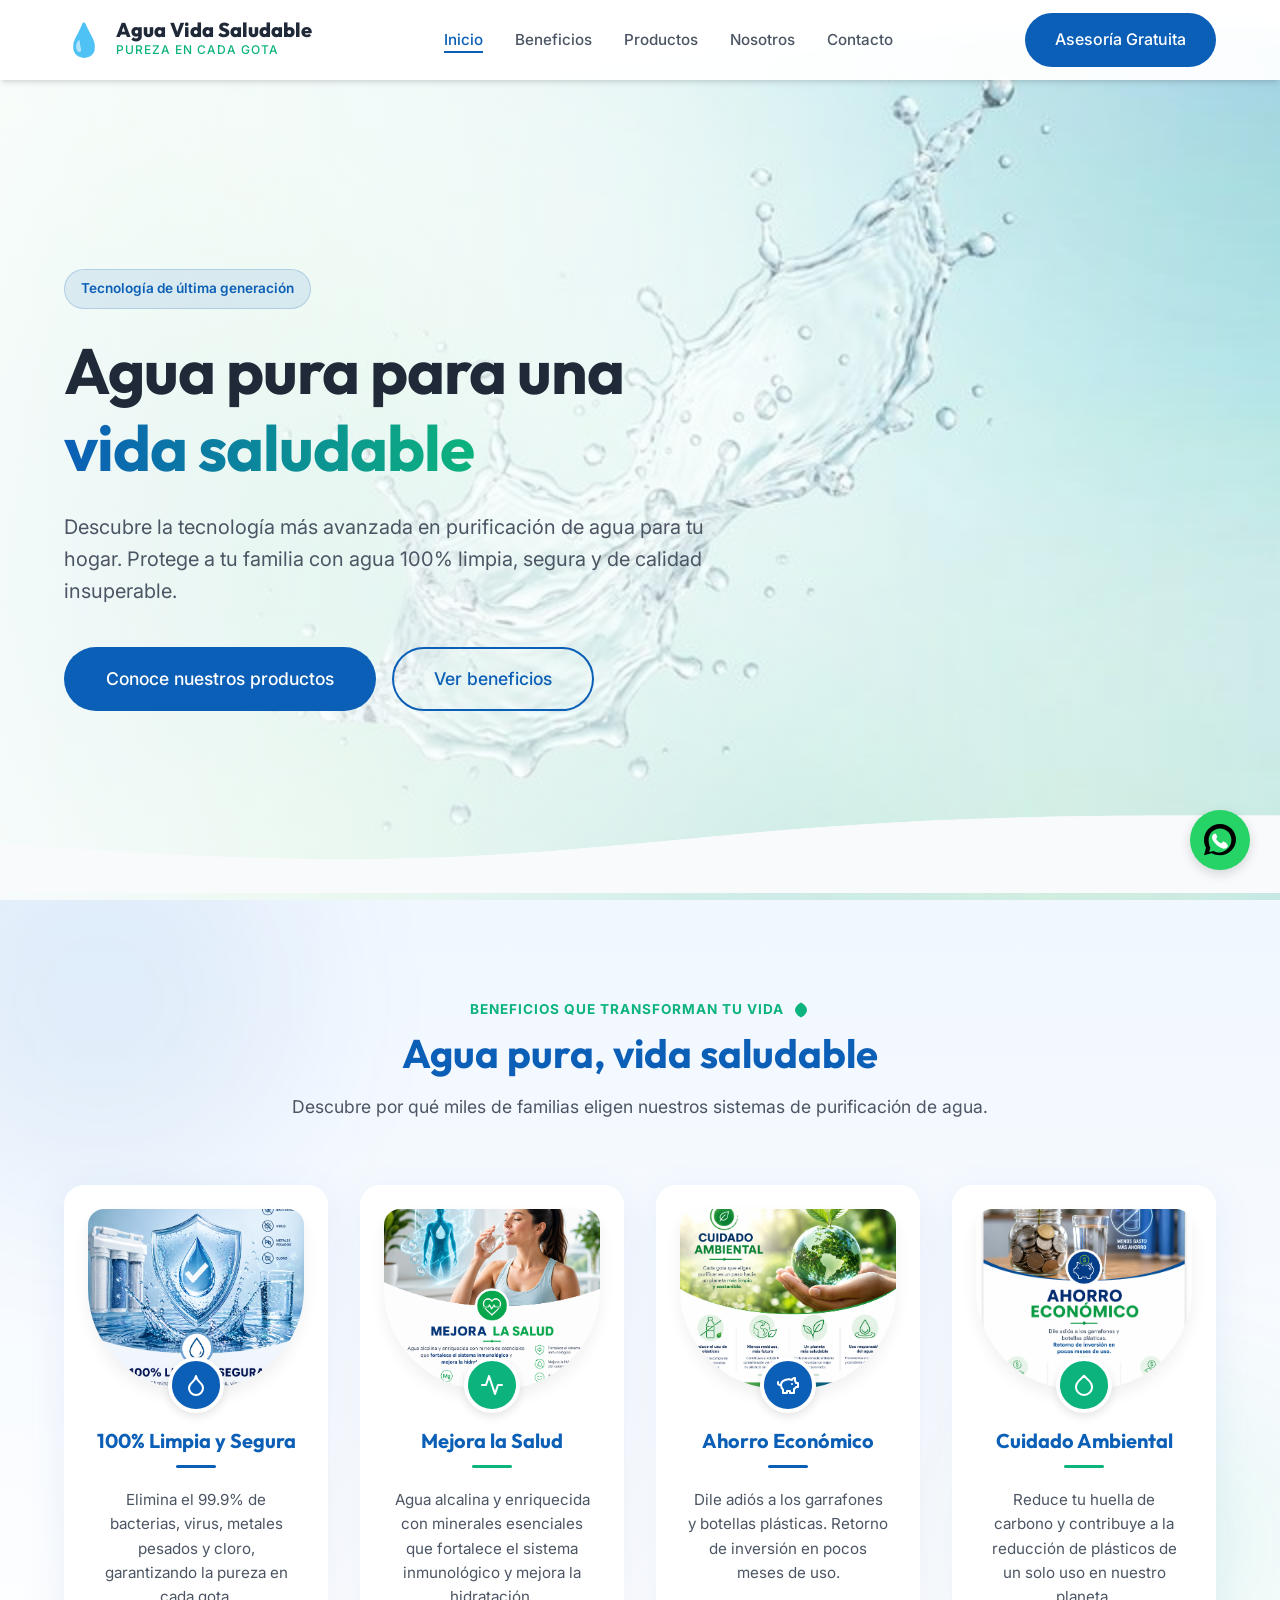
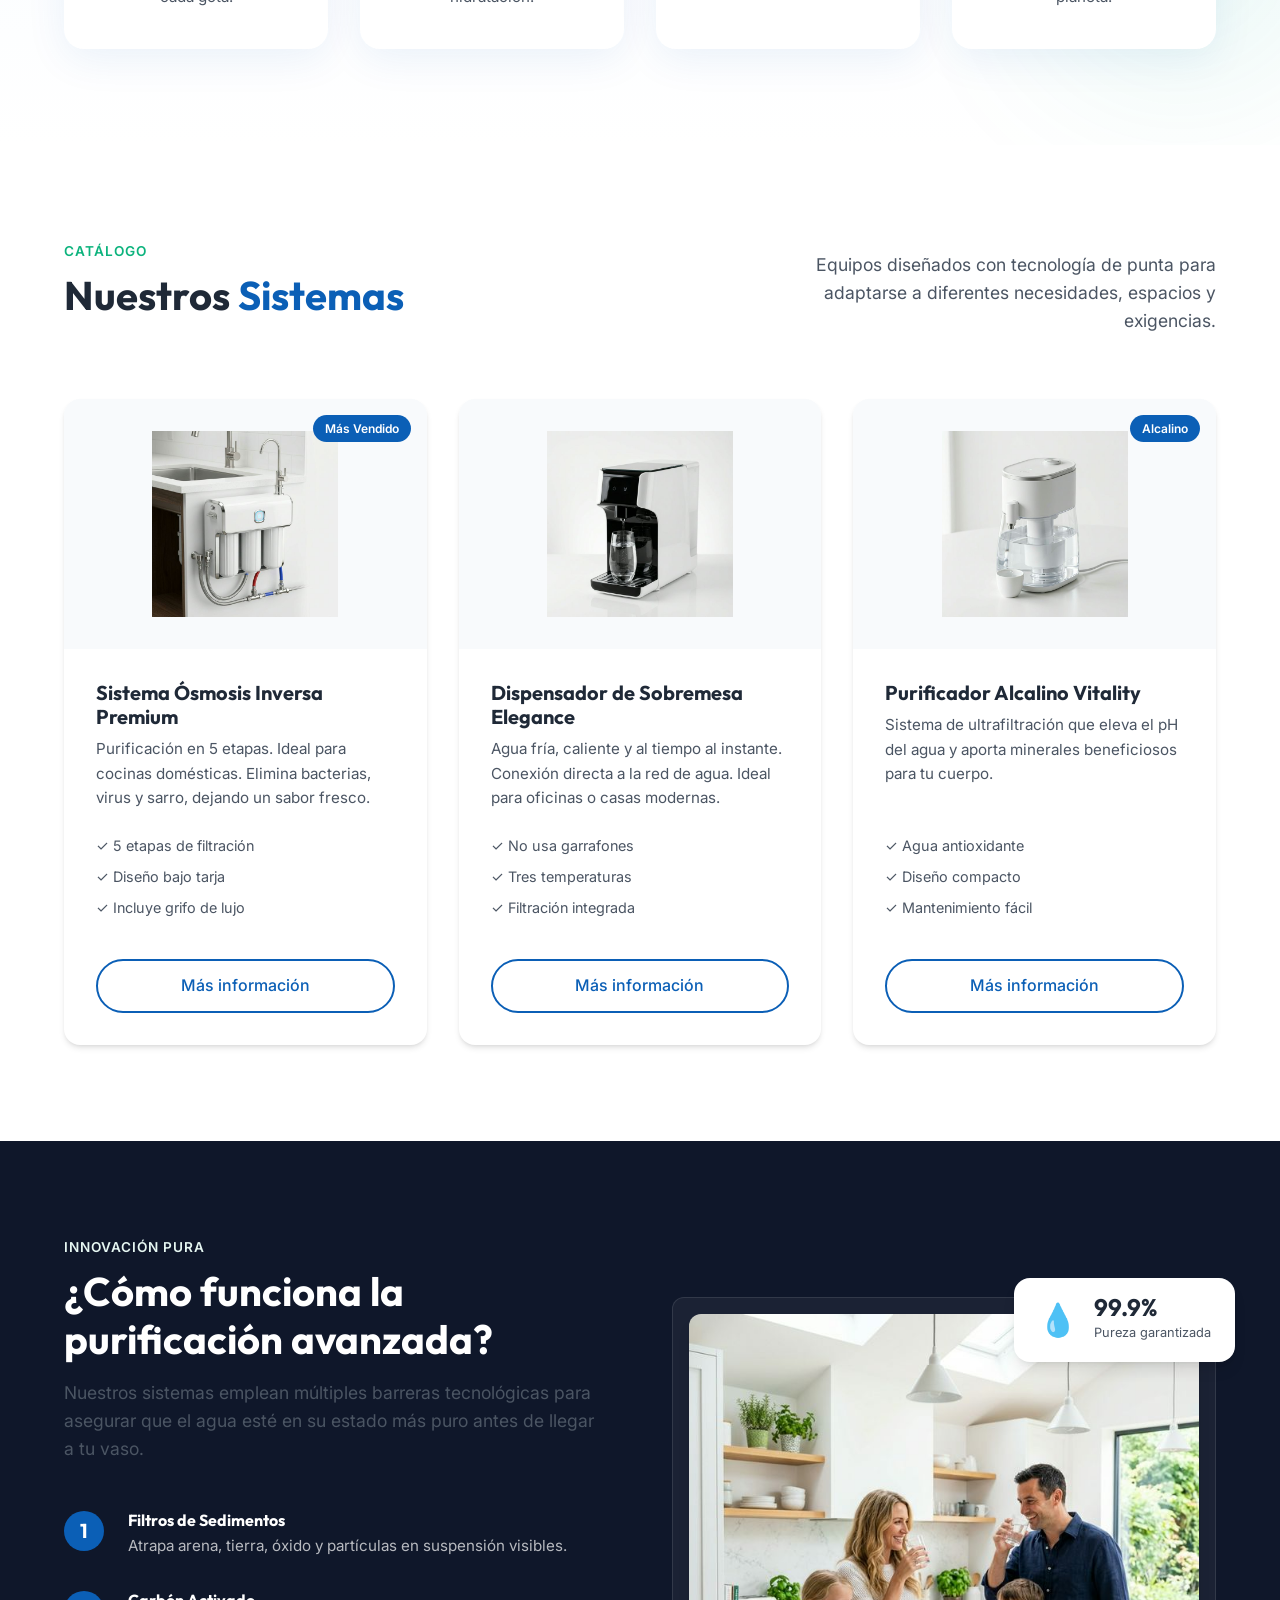
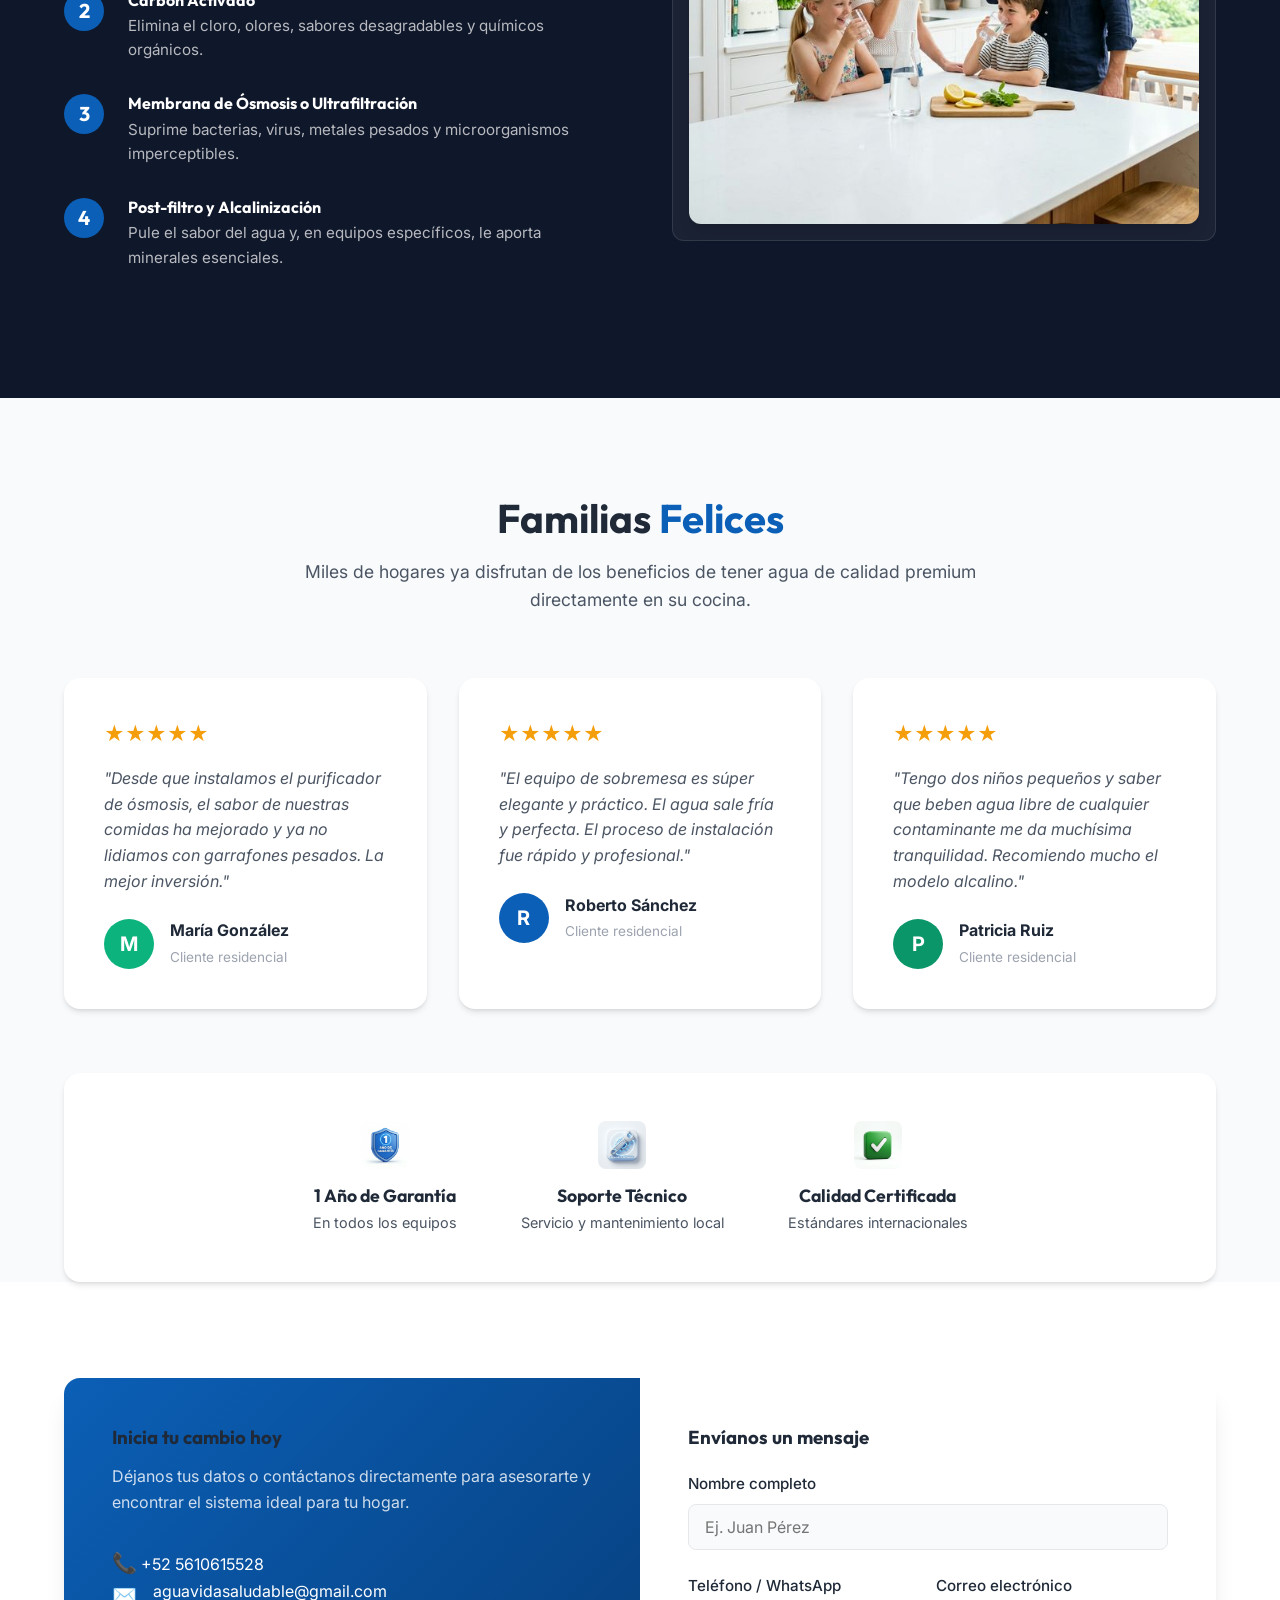
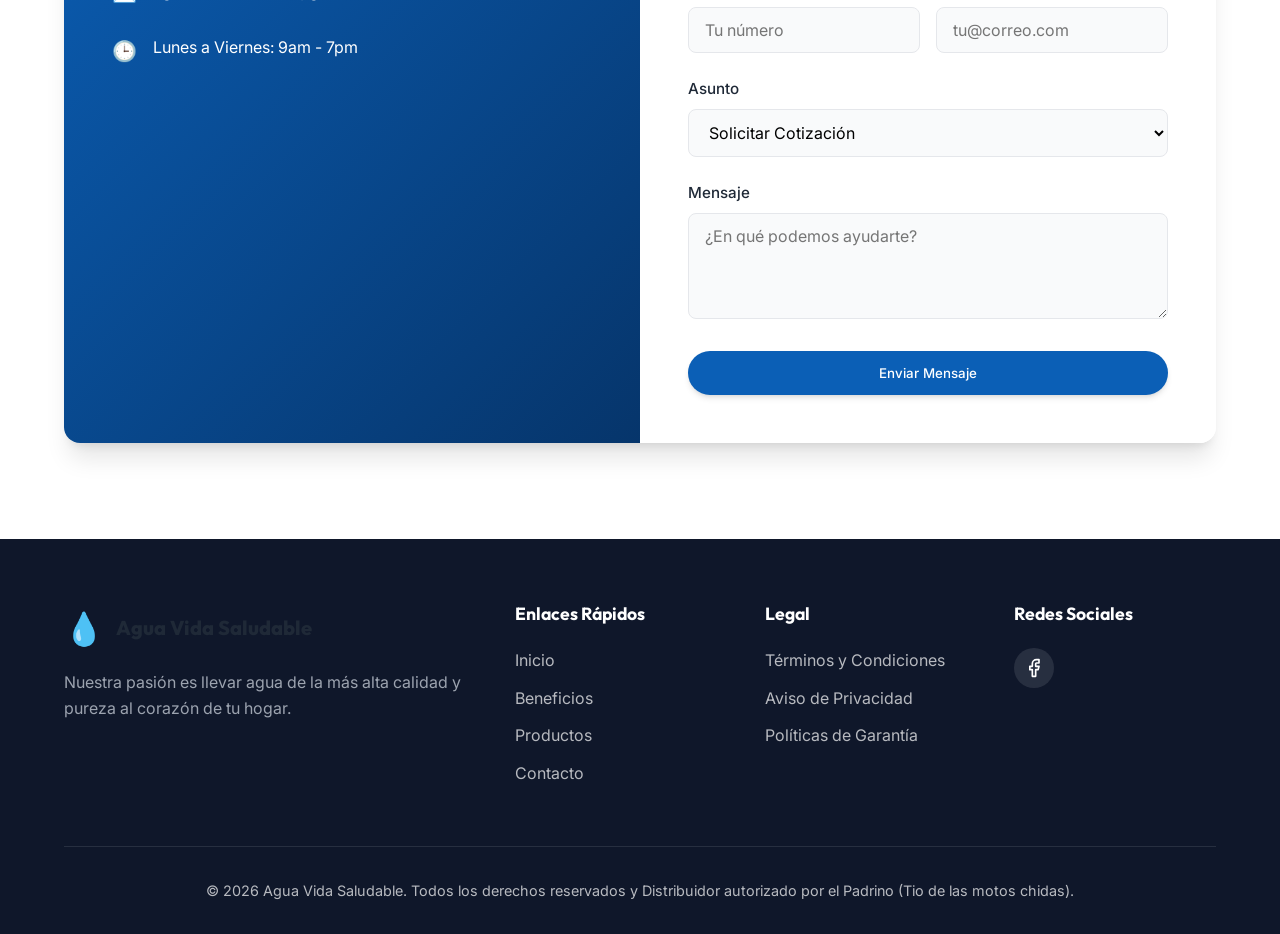
<file: index.html>
<!DOCTYPE html>
<html lang="es">

<head>
    <meta charset="UTF-8">
    <meta name="viewport" content="width=device-width, initial-scale=1.0">
    <title>Agua Vida Saludable | Purificación de Agua para tu Hogar</title>
    <meta name="description"
        content="Sistemas de purificación de agua con tecnología avanzada para tu hogar. Agua 100% limpia y segura para una vida saludable.">

    <!-- Google Fonts -->
    <link rel="preconnect" href="https://fonts.googleapis.com">
    <link rel="preconnect" href="https://fonts.gstatic.com" crossorigin>
    <link
        href="https://fonts.googleapis.com/css2?family=Outfit:wght@300;400;500;600;700;800&family=Inter:wght@300;400;500;600&display=swap"
        rel="stylesheet">

    <link rel="stylesheet" href="styles.css">
</head>

<body>
    <!-- Navbar -->
    <header class="header" id="header">
        <div class="container nav-container">
            <a href="#" class="logo">
                <span class="logo-icon">💧</span> <!-- Consider replacing with SVG -->
                <div class="logo-text">
                    <span class="logo-title">Agua Vida Saludable</span>
                    <span class="logo-subtitle">Pureza en cada gota</span>
                </div>
            </a>

            <nav class="nav-menu" id="nav-menu">
                <ul class="nav-list">
                    <li class="nav-item"><a href="#inicio" class="nav-link">Inicio</a></li>
                    <li class="nav-item"><a href="#beneficios" class="nav-link">Beneficios</a></li>
                    <li class="nav-item"><a href="#productos" class="nav-link">Productos</a></li>
                    <li class="nav-item"><a href="#nosotros" class="nav-link">Nosotros</a></li>
                    <li class="nav-item"><a href="#contacto" class="nav-link">Contacto</a></li>
                </ul>
                <div class="nav-close" id="nav-close">
                    <span>✕</span>
                </div>
            </nav>

            <div class="nav-actions">
                <a href="#contacto" class="btn btn-primary d-none-mobile">Asesoría Gratuita</a>
                <div class="nav-toggle" id="nav-toggle">
                    <span class="bar"></span>
                    <span class="bar"></span>
                    <span class="bar"></span>
                </div>
            </div>
        </div>
    </header>

    <main>
        <!-- Home / Hero Section -->
        <section class="hero" id="inicio">
            <div class="hero-overlay"></div>
            <div class="container hero-container">
                <div class="hero-content">
                    <span class="badge fade-in-up">Tecnología de última generación</span>
                    <h1 class="hero-title fade-in-up delay-1">Agua pura para una <br><span class="text-gradient">vida
                            saludable</span></h1>
                    <p class="hero-description fade-in-up delay-2">Descubre la tecnología más avanzada en purificación
                        de agua para tu hogar. Protege a tu familia con agua 100% limpia, segura y de calidad
                        insuperable.</p>
                    <div class="hero-btns fade-in-up delay-3">
                        <a href="#productos" class="btn btn-primary btn-large">Conoce nuestros productos</a>
                        <a href="#beneficios" class="btn btn-outline btn-large">Ver beneficios</a>
                    </div>
                </div>
            </div>
            <!-- Curve bottom -->
            <div class="hero-shape">
                <svg viewBox="0 0 1440 120" xmlns="http://www.w3.org/2000/svg">
                    <path
                        d="M0,64L80,69.3C160,75,320,85,480,80C640,75,800,53,960,42.7C1120,32,1280,32,1360,32L1440,32L1440,120L1360,120C1280,120,1120,120,960,120C800,120,640,120,480,120C320,120,160,120,80,120L0,120Z"
                        fill="#f8fafc"></path>
                </svg>
            </div>
        </section>

        <!-- Benefits Section - Redesigned -->
        <section class="section section-beneficios" id="beneficios">
            <div class="container">
                <div class="section-header center fade-in-up">
                    <span class="section-subtitle subtitle-leaf">BENEFICIOS QUE TRANSFORMAN TU VIDA <svg width="18"
                            height="18" viewBox="0 0 24 24" fill="none" class="leaf-icon">
                            <path d="M12 22C12 22 20 18 20 12C20 6 12 2 12 2C12 2 4 6 4 12C4 18 12 22 12 22Z"
                                fill="var(--accent-green)" />
                        </svg></span>
                    <h2 class="section-title text-primary">Agua pura, vida saludable</h2>
                    <p class="section-description">Descubre por qué miles de familias eligen nuestros sistemas de
                        purificación de agua.</p>
                </div>

                <div class="benefits-grid-new">
                    <!-- Card 1 -->
                    <div class="benefit-card-new reveal">
                        <div class="benefit-header">
                            <div class="benefit-img-wrapper">
                                <img src="ChatGPT Image 23 abr 2026, 19_21_10.png" alt="100% Limpia y Segura">
                            </div>
                            <div class="benefit-icon-circle bg-blue">
                                <svg width="24" height="24" viewBox="0 0 24 24" fill="none" stroke="currentColor"
                                    stroke-width="2" stroke-linecap="round" stroke-linejoin="round">
                                    <path
                                        d="M12 22a7 7 0 0 0 7-7c0-2-1-3.9-3-5.5s-3.5-4-4-6.5c-.5 2.5-2 4.9-4 6.5C6 11.1 5 13 5 15a7 7 0 0 0 7 7z">
                                    </path>
                                </svg>
                            </div>
                        </div>
                        <div class="benefit-content">
                            <h3 class="benefit-title">100% Limpia y Segura</h3>
                            <div class="divider bg-blue"></div>
                            <p class="benefit-desc">Elimina el 99.9% de bacterias, virus, metales pesados y cloro,
                                garantizando la pureza en cada gota.</p>
                        </div>
                    </div>

                    <!-- Card 2 -->
                    <div class="benefit-card-new reveal delay-1">
                        <div class="benefit-header">
                            <div class="benefit-img-wrapper">
                                <img src="ChatGPT Image 23 abr 2026, 19_21_18.png" alt="Mejora la Salud">
                            </div>
                            <div class="benefit-icon-circle bg-green">
                                <svg width="24" height="24" viewBox="0 0 24 24" fill="none" stroke="currentColor"
                                    stroke-width="2" stroke-linecap="round" stroke-linejoin="round">
                                    <path d="M22 12h-4l-3 9L9 3l-3 9H2"></path>
                                </svg>
                            </div>
                        </div>
                        <div class="benefit-content">
                            <h3 class="benefit-title">Mejora la Salud</h3>
                            <div class="divider bg-green"></div>
                            <p class="benefit-desc">Agua alcalina y enriquecida con minerales esenciales que fortalece
                                el sistema inmunológico y mejora la hidratación.</p>
                        </div>
                    </div>

                    <!-- Card 3 -->
                    <div class="benefit-card-new reveal delay-2">
                        <div class="benefit-header">
                            <div class="benefit-img-wrapper">
                                <img src="ChatGPT Image 23 abr 2026, 19_21_23.png" alt="Ahorro Económico">
                            </div>
                            <div class="benefit-icon-circle bg-blue">
                                <svg width="24" height="24" viewBox="0 0 24 24" fill="none" stroke="currentColor"
                                    stroke-width="2" stroke-linecap="round" stroke-linejoin="round">
                                    <path
                                        d="M19 5c-1.5 0-2.8 1.4-3 2-3.5-1.5-11-.3-11 5 0 1.8 0 3 2 4.5V20h4v-2h3v2h4v-4c1-.5 1.7-1 2-2h2v-4h-2c0-1-.5-1.5-1-2h0V5z">
                                    </path>
                                    <path d="M2 9v1c0 1.1.9 2 2 2h1"></path>
                                    <path d="M16 11h.01"></path>
                                </svg>
                            </div>
                        </div>
                        <div class="benefit-content">
                            <h3 class="benefit-title">Ahorro Económico</h3>
                            <div class="divider bg-blue"></div>
                            <p class="benefit-desc">Dile adiós a los garrafones y botellas plásticas. Retorno de
                                inversión en pocos meses de uso.</p>
                        </div>
                    </div>

                    <!-- Card 4 -->
                    <div class="benefit-card-new reveal delay-3">
                        <div class="benefit-header">
                            <div class="benefit-img-wrapper">
                                <img src="ChatGPT Image 23 abr 2026, 19_28_13.png" alt="Cuidado Ambiental">
                            </div>
                            <div class="benefit-icon-circle bg-green">
                                <svg width="24" height="24" viewBox="0 0 24 24" fill="none" stroke="currentColor"
                                    stroke-width="2" stroke-linecap="round" stroke-linejoin="round">
                                    <path d="M12 2.69l5.66 5.66a8 8 0 1 1-11.31 0z"></path>
                                </svg>
                            </div>
                        </div>
                        <div class="benefit-content">
                            <h3 class="benefit-title">Cuidado Ambiental</h3>
                            <div class="divider bg-green"></div>
                            <p class="benefit-desc">Reduce tu huella de carbono y contribuye a la reducción de plásticos
                                de un solo uso en nuestro planeta.</p>
                        </div>
                    </div>
                </div>
            </div>
        </section>

        <!-- Products Section -->
        <section class="section" id="productos">
            <div class="container">
                <div class="section-header">
                    <div class="header-col">
                        <span class="section-subtitle">Catálogo</span>
                        <h2 class="section-title">Nuestros <span class="text-primary">Sistemas</span></h2>
                    </div>
                    <div class="header-col text-right">
                        <p class="section-description max-w-sm">Equipos diseñados con tecnología de punta para adaptarse
                            a diferentes necesidades, espacios y exigencias.</p>
                    </div>
                </div>

                <div class="products-grid">
                    <!-- Product 1 -->
                    <div class="product-card reveal">
                        <div class="product-badge">Más Vendido</div>
                        <div class="product-image-wrapper">
                            <img src="product-1.jpg" alt="Purificador Ósmosis Inversa Premium"
                                class="product-img" id="img-product-1">
                        </div>
                        <div class="product-content">
                            <h3 class="product-title">Sistema Ósmosis Inversa Premium</h3>
                            <p class="product-desc">Purificación en 5 etapas. Ideal para cocinas domésticas. Elimina
                                bacterias, virus y sarro, dejando un sabor fresco.</p>
                            <ul class="product-features">
                                <li>✓ 5 etapas de filtración</li>
                                <li>✓ Diseño bajo tarja</li>
                                <li>✓ Incluye grifo de lujo</li>
                            </ul>
                            <div class="product-footer">
                                <a href="#contacto" class="btn btn-outline btn-full">Más información</a>
                            </div>
                        </div>
                    </div>

                    <!-- Product 2 -->
                    <div class="product-card reveal delay-1">
                        <div class="product-image-wrapper">
                            <img src="product-2.jpg" alt="Dispensador Elegance" class="product-img"
                                id="img-product-2">
                        </div>
                        <div class="product-content">
                            <h3 class="product-title">Dispensador de Sobremesa Elegance</h3>
                            <p class="product-desc">Agua fría, caliente y al tiempo al instante. Conexión directa a la
                                red de agua. Ideal para oficinas o casas modernas.</p>
                            <ul class="product-features">
                                <li>✓ No usa garrafones</li>
                                <li>✓ Tres temperaturas</li>
                                <li>✓ Filtración integrada</li>
                            </ul>
                            <div class="product-footer">
                                <a href="#contacto" class="btn btn-outline btn-full">Más información</a>
                            </div>
                        </div>
                    </div>

                    <!-- Product 3 -->
                    <div class="product-card reveal delay-2">
                        <div class="product-badge bg-green">Alcalino</div>
                        <div class="product-image-wrapper">
                            <img src="product-3.jpg" alt="Purificador Alcalino Vitality" class="product-img"
                                id="img-product-3">
                        </div>
                        <div class="product-content">
                            <h3 class="product-title">Purificador Alcalino Vitality</h3>
                            <p class="product-desc">Sistema de ultrafiltración que eleva el pH del agua y aporta
                                minerales beneficiosos para tu cuerpo.</p>
                            <ul class="product-features">
                                <li>✓ Agua antioxidante</li>
                                <li>✓ Diseño compacto</li>
                                <li>✓ Mantenimiento fácil</li>
                            </ul>
                            <div class="product-footer">
                                <a href="#contacto" class="btn btn-outline btn-full">Más información</a>
                            </div>
                        </div>
                    </div>
                </div>
            </div>
        </section>

        <!-- How it Works -->
        <section class="section section-dark" id="nosotros">
            <div class="container relative">
                <div class="grid-2 gap-alot items-center">
                    <div class="how-content reveal">
                        <span class="section-subtitle text-light">Innovación pura</span>
                        <h2 class="section-title text-white">¿Cómo funciona la purificación avanzada?</h2>
                        <p class="section-description text-gray">Nuestros sistemas emplean múltiples barreras
                            tecnológicas para asegurar que el agua esté en su estado más puro antes de llegar a tu vaso.
                        </p>

                        <div class="steps-list">
                            <div class="step-item">
                                <div class="step-number">1</div>
                                <div class="step-info">
                                    <h4 class="step-title">Filtros de Sedimentos</h4>
                                    <p class="step-desc">Atrapa arena, tierra, óxido y partículas en suspensión
                                        visibles.</p>
                                </div>
                            </div>
                            <div class="step-item">
                                <div class="step-number">2</div>
                                <div class="step-info">
                                    <h4 class="step-title">Carbón Activado</h4>
                                    <p class="step-desc">Elimina el cloro, olores, sabores desagradables y químicos
                                        orgánicos.</p>
                                </div>
                            </div>
                            <div class="step-item">
                                <div class="step-number">3</div>
                                <div class="step-info">
                                    <h4 class="step-title">Membrana de Ósmosis o Ultrafiltración</h4>
                                    <p class="step-desc">Suprime bacterias, virus, metales pesados y microorganismos
                                        imperceptibles.</p>
                                </div>
                            </div>
                            <div class="step-item">
                                <div class="step-number">4</div>
                                <div class="step-info">
                                    <h4 class="step-title">Post-filtro y Alcalinización</h4>
                                    <p class="step-desc">Pule el sabor del agua y, en equipos específicos, le aporta
                                        minerales esenciales.</p>
                                </div>
                            </div>
                        </div>
                    </div>
                    <div class="how-image reveal right">
                        <div class="image-wrapper with-border">
                            <!-- Placeholder inline base64 for now, replacing with AI image later -->
                            <img src="family.jpg" alt="Familia bebiendo agua pura" class="rounded-img shadow-lg"
                                id="img-family">
                            <div class="floating-card highlight-card top-right bounce">
                                <span class="highlight-icon">💧</span>
                                <div class="highlight-text">
                                    <strong>99.9%</strong>
                                    <span>Pureza garantizada</span>
                                </div>
                            </div>
                        </div>
                    </div>
                </div>
            </div>
            <!-- Curve top -->
            <div class="section-shape top">
                <svg viewBox="0 0 1440 120" xmlns="http://www.w3.org/2000/svg">
                    <path
                        d="M0,64L80,69.3C160,75,320,85,480,80C640,75,800,53,960,42.7C1120,32,1280,32,1360,32L1440,32L1440,0L1360,0C1280,0,1120,0,960,0C800,0,640,0,480,0C320,0,160,0,80,0L0,0Z"
                        fill="#ffffff"></path>
                </svg>
            </div>
            <!-- Curve bottom -->
            <div class="section-shape bottom text-bg">
                <svg viewBox="0 0 1440 120" xmlns="http://www.w3.org/2000/svg">
                    <path
                        d="M0,64L80,69.3C160,75,320,85,480,80C640,75,800,53,960,42.7C1120,32,1280,32,1360,32L1440,32L1440,120L1360,120C1280,120,1120,120,960,120C800,120,640,120,480,120C320,120,160,120,80,120L0,120Z"
                        fill="#f8fafc"></path>
                </svg>
            </div>
        </section>

        <!-- Testimonials & Trust -->
        <section class="section section-bg pb-0">
            <div class="container">
                <div class="section-header center mb-extra">
                    <h2 class="section-title">Familias <span class="text-primary">Felices</span></h2>
                    <p class="section-description">Miles de hogares ya disfrutan de los beneficios de tener agua de
                        calidad premium directamente en su cocina.</p>
                </div>

                <div class="testimonials-grid">
                    <div class="testimonial-card reveal">
                        <div class="rating">★★★★★</div>
                        <p class="testimonial-text">"Desde que instalamos el purificador de ósmosis, el sabor de
                            nuestras comidas ha mejorado y ya no lidiamos con garrafones pesados. La mejor inversión."
                        </p>
                        <div class="author">
                            <div class="author-img bg-green">M</div>
                            <div class="author-info">
                                <strong>María González</strong>
                                <span>Cliente residencial</span>
                            </div>
                        </div>
                    </div>
                    <div class="testimonial-card reveal delay-1">
                        <div class="rating">★★★★★</div>
                        <p class="testimonial-text">"El equipo de sobremesa es súper elegante y práctico. El agua sale
                            fría y perfecta. El proceso de instalación fue rápido y profesional."</p>
                        <div class="author">
                            <div class="author-img bg-blue">R</div>
                            <div class="author-info">
                                <strong>Roberto Sánchez</strong>
                                <span>Cliente residencial</span>
                            </div>
                        </div>
                    </div>
                    <div class="testimonial-card reveal delay-2">
                        <div class="rating">★★★★★</div>
                        <p class="testimonial-text">"Tengo dos niños pequeños y saber que beben agua libre de cualquier
                            contaminante me da muchísima tranquilidad. Recomiendo mucho el modelo alcalino."</p>
                        <div class="author">
                            <div class="author-img bg-green-dark">P</div>
                            <div class="author-info">
                                <strong>Patricia Ruiz</strong>
                                <span>Cliente residencial</span>
                            </div>
                        </div>
                    </div>
                </div>

                <!-- Trust Badges -->
                <div class="trust-container reveal">
                    <div class="trust-item">
                        <div class="trust-icon"><img src="garantia.png" alt="Garantía" style="max-width: 48px; border-radius: 8px;"></div>
                        <h4>1 Año de Garantía</h4>
                        <p>En todos los equipos</p>
                    </div>
                    <div class="trust-item">
                        <div class="trust-icon"><img src="soporte.png" alt="Soporte" style="max-width: 48px; border-radius: 8px;"></div>
                        <h4>Soporte Técnico</h4>
                        <p>Servicio y mantenimiento local</p>
                    </div>
                    <div class="trust-item">
                        <div class="trust-icon"><img src="calidad.png" alt="Calidad" style="max-width: 48px; border-radius: 8px;"></div>
                        <h4>Calidad Certificada</h4>
                        <p>Estándares internacionales</p>
                    </div>
                </div>
            </div>
        </section>

        <!-- Contact Section -->
        <section class="section" id="contacto">
            <div class="container">
                <div class="contact-card shadow-xl rounded-2xl overflow-hidden reveal">
                    <div class="grid-2 gap-0">
                        <div class="contact-info bg-gradient-blue text-white p-wide">
                            <h3 class="mb-4 text-2xl font-bold">Inicia tu cambio hoy</h3>
                            <p class="mb-8 text-white-80">Déjanos tus datos o contáctanos directamente para asesorarte y
                                encontrar el sistema ideal para tu hogar.</p>

                            <ul class="contact-list" <li>
                                <span class="icon">📞</span>
                                <span>+52 5610615528</span>
                                </li>
                                <li>
                                    <span class="icon">✉️</span>
                                    <span>aguavidasaludable@gmail.com</span>
                                </li>
                                <li>
                                    <span class="icon">🕒</span>
                                    <span>Lunes a Viernes: 9am - 7pm</span>
                                </li>
                            </ul>
                        </div>
                        <div class="contact-form-container bg-white p-wide">
                            <h3 class="mb-6 text-xl font-bold">Envíanos un mensaje</h3>
                            <form id="contactForm" class="contact-form" action="https://formsubmit.co/aguavidasaludable@gmail.com" method="POST">
                                <!-- Configuración de Formsubmit -->
                                <input type="hidden" name="_subject" value="Nuevo mensaje - Agua Vida Saludable">
                                <input type="hidden" name="_captcha" value="false">
                                
                                <div class="form-group">
                                    <label for="name">Nombre completo</label>
                                    <input type="text" id="name" name="Nombre" class="form-control" placeholder="Ej. Juan Pérez"
                                        required>
                                </div>
                                <div class="form-group grid-2 gap-md">
                                    <div>
                                        <label for="phone">Teléfono / WhatsApp</label>
                                        <input type="tel" id="phone" name="Telefono" class="form-control" placeholder="Tu número"
                                            required>
                                    </div>
                                    <div>
                                        <label for="email">Correo electrónico</label>
                                        <input type="email" id="email" name="Email" class="form-control" placeholder="tu@correo.com" required>
                                    </div>
                                </div>
                                <div class="form-group">
                                    <label for="subject">Asunto</label>
                                    <select id="subject" name="Asunto" class="form-control" required>
                                        <option value="cotizacion">Solicitar Cotización</option>
                                        <option value="asesoria">Asesoría sobre productos</option>
                                        <option value="mantenimiento">Mantenimiento de equipo</option>
                                        <option value="otro">Otro</option>
                                    </select>
                                </div>
                                <div class="form-group">
                                    <label for="message">Mensaje</label>
                                    <textarea id="message" name="Mensaje" rows="4" class="form-control"
                                        placeholder="¿En qué podemos ayudarte?" required></textarea>
                                </div>
                                <button type="submit" class="btn btn-primary btn-full shadow-md">Enviar Mensaje</button>
                            </form>
                        </div>
                    </div>
                </div>
            </div>
        </section>
    </main>

    <!-- Footer -->
    <footer class="footer">
        <div class="container">
            <div class="footer-grid">
                <div class="footer-col brand-col">
                    <a href="#" class="logo text-white mb-4">
                        <span class="logo-icon">💧</span>
                        <div class="logo-text">
                            <span class="logo-title">Agua Vida Saludable</span>
                        </div>
                    </a>
                    <p class="footer-desc text-gray">Nuestra pasión es llevar agua de la más alta calidad y pureza al
                        corazón de tu hogar.</p>
                </div>

                <div class="footer-col">
                    <h4 class="footer-heading">Enlaces Rápidos</h4>
                    <ul class="footer-links">
                        <li><a href="#inicio">Inicio</a></li>
                        <li><a href="#beneficios">Beneficios</a></li>
                        <li><a href="#productos">Productos</a></li>
                        <li><a href="#contacto">Contacto</a></li>
                    </ul>
                </div>

                <div class="footer-col">
                    <h4 class="footer-heading">Legal</h4>
                    <ul class="footer-links">
                        <li><a href="terminos-condiciones.html">Términos y Condiciones</a></li>
                        <li><a href="aviso-privacidad.html">Aviso de Privacidad</a></li>
                        <li><a href="politicas-garantia.html">Políticas de Garantía</a></li>
                    </ul>
                </div>

                <div class="footer-col">
                    <h4 class="footer-heading">Redes Sociales</h4>
                    <div class="social-links">
                        <a href="https://www.facebook.com/share/18jmCmpizF/" target="_blank" class="social-link" aria-label="Facebook">
                            <svg width="20" height="20" viewBox="0 0 24 24" fill="none" stroke="currentColor" stroke-width="2" stroke-linecap="round" stroke-linejoin="round"><path d="M18 2h-3a5 5 0 0 0-5 5v3H7v4h3v8h4v-8h3l1-4h-4V7a1 1 0 0 1 1-1h3z"></path></svg>
                        </a>
                    </div>
                </div>
            </div>

            <div class="footer-bottom text-center">
                <p>&copy; 2026 Agua Vida Saludable. Todos los derechos reservados y Distribuidor autorizado por el Padrino (Tio de las motos chidas).</p>
            </div>
        </div>
    </footer>

    <!-- Floating WhatsApp Button -->
    <a href="#" id="whatsapp-btn" target="_blank" class="floating-whatsapp" aria-label="Chat on WhatsApp">
        <svg viewBox="0 0 32 32" fill="currentColor">
            <path
                d="M16,0C7.163,0,0,7.163,0,16c0,2.83,0.74,5.485,2.03,7.802l-2.02,7.362l7.531-1.977C9.822,30.41,12.802,31.2,16,31.2  c8.837,0,16-7.163,16-16C32,7.163,24.837,0,16,0z M16,28.6c-2.316,0-4.48-0.612-6.36-1.666l-4.475,1.176l1.196-4.364  C5.302,21.848,4.6,19.012,4.6,16c0-6.286,5.114-11.4,11.4-11.4S27.4,9.714,27.4,16S22.286,27.4,16,28.6z"
                fill="#000000" />
            <path
                d="M21.902,18.73c-0.347-0.174-2.05-1.013-2.368-1.129c-0.318-0.116-0.549-0.174-0.781,0.174  c-0.231,0.347-0.896,1.129-1.098,1.36c-0.203,0.232-0.405,0.261-0.752,0.087c-0.347-0.174-1.464-0.54-2.788-1.718  c-1.031-0.917-1.727-2.049-1.93-2.397c-0.203-0.347-0.022-0.536,0.152-0.709c0.156-0.156,0.347-0.405,0.52-0.608  c0.174-0.203,0.231-0.347,0.347-0.579c0.116-0.232,0.058-0.434-0.029-0.608c-0.087-0.174-0.781-1.882-1.07-2.576  C11.834,9.721,11.554,9.75,11.332,9.75c-0.203,0-0.521-0.029-0.781-0.029c-0.26,0-0.694,0.087-1.07,0.492  C9.104,10.619,8.063,11.574,8.063,13.513c0,1.939,1.446,3.819,1.649,4.08c0.203,0.261,2.789,4.257,6.755,5.972  c0.943,0.408,1.678,0.652,2.253,0.835c0.948,0.301,1.81,0.258,2.492,0.156c0.763-0.113,2.05-0.838,2.34-1.649  c0.289-0.81,0.289-1.505,0.203-1.649S22.25,18.904,21.902,18.73z"
                fill="#ffffff" />
        </svg>
    </a>

    <script src="script.js"></script>
</body>

</html>
</file>
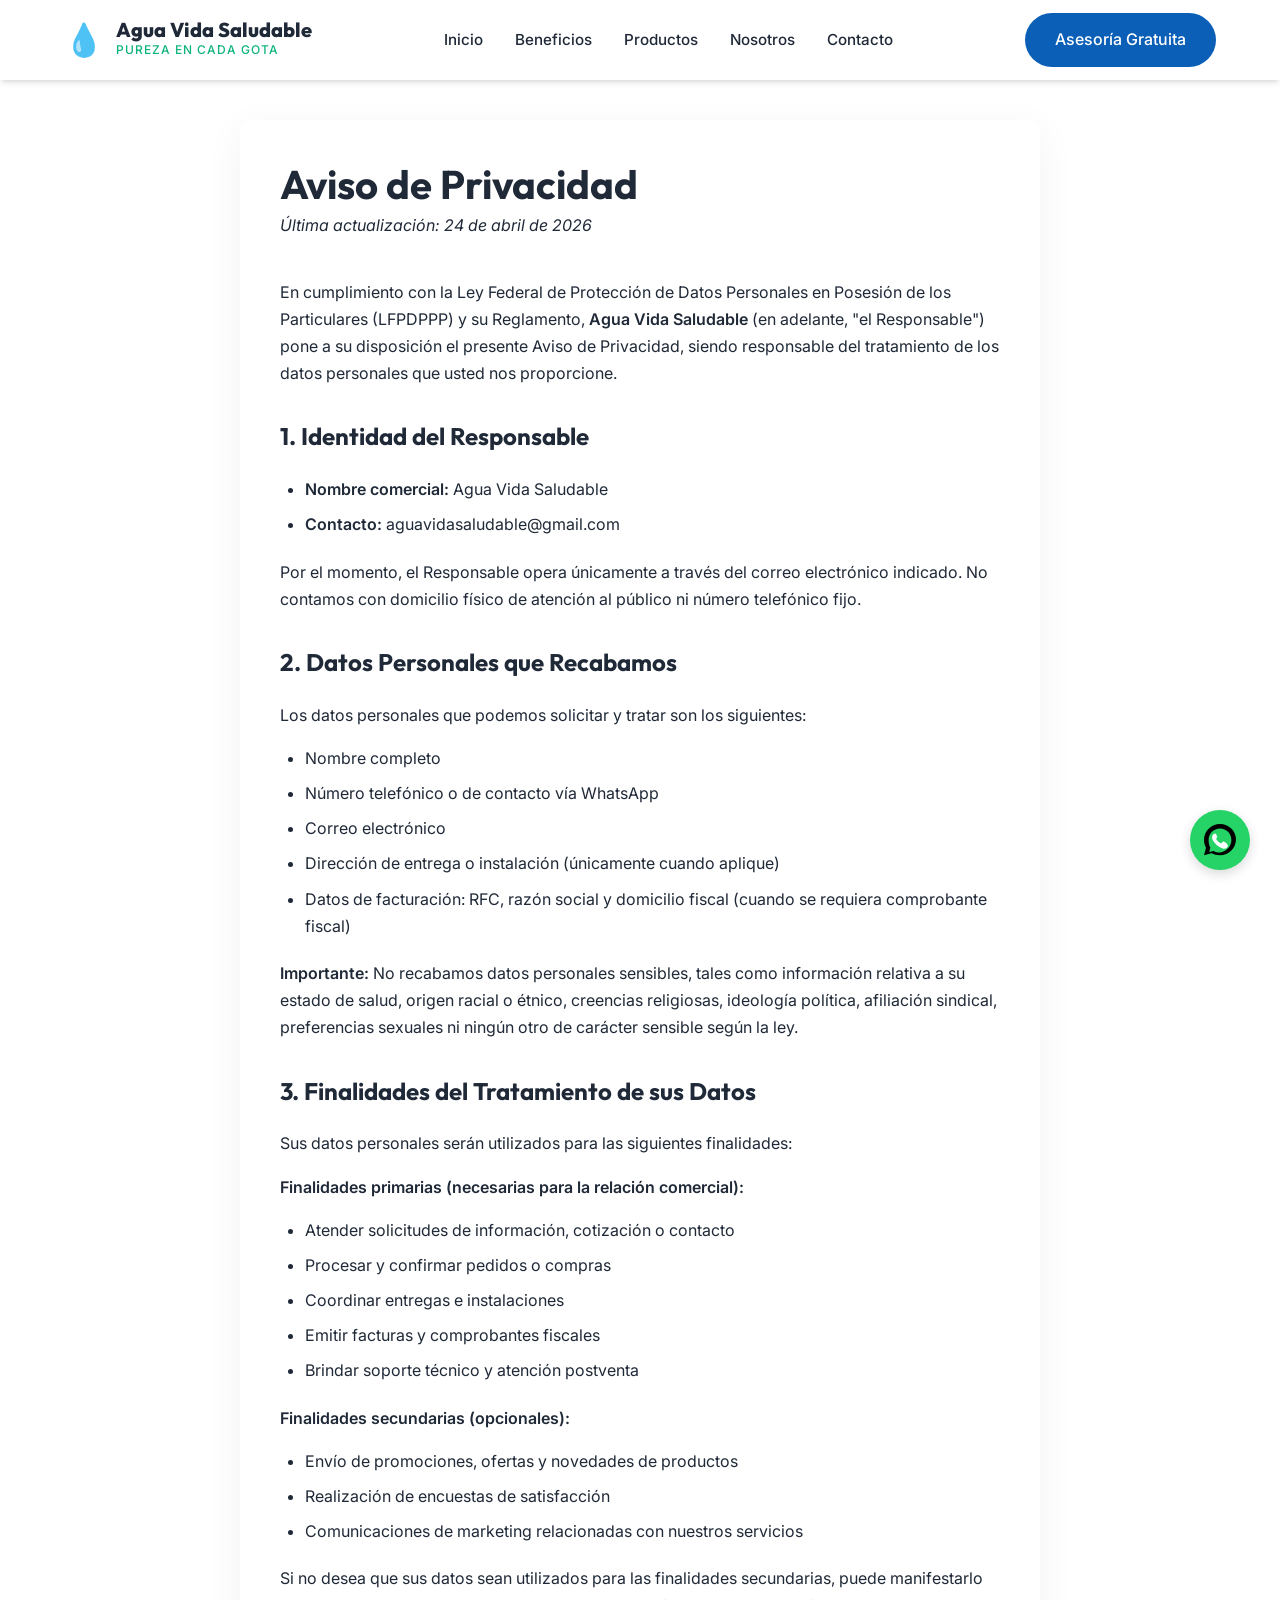
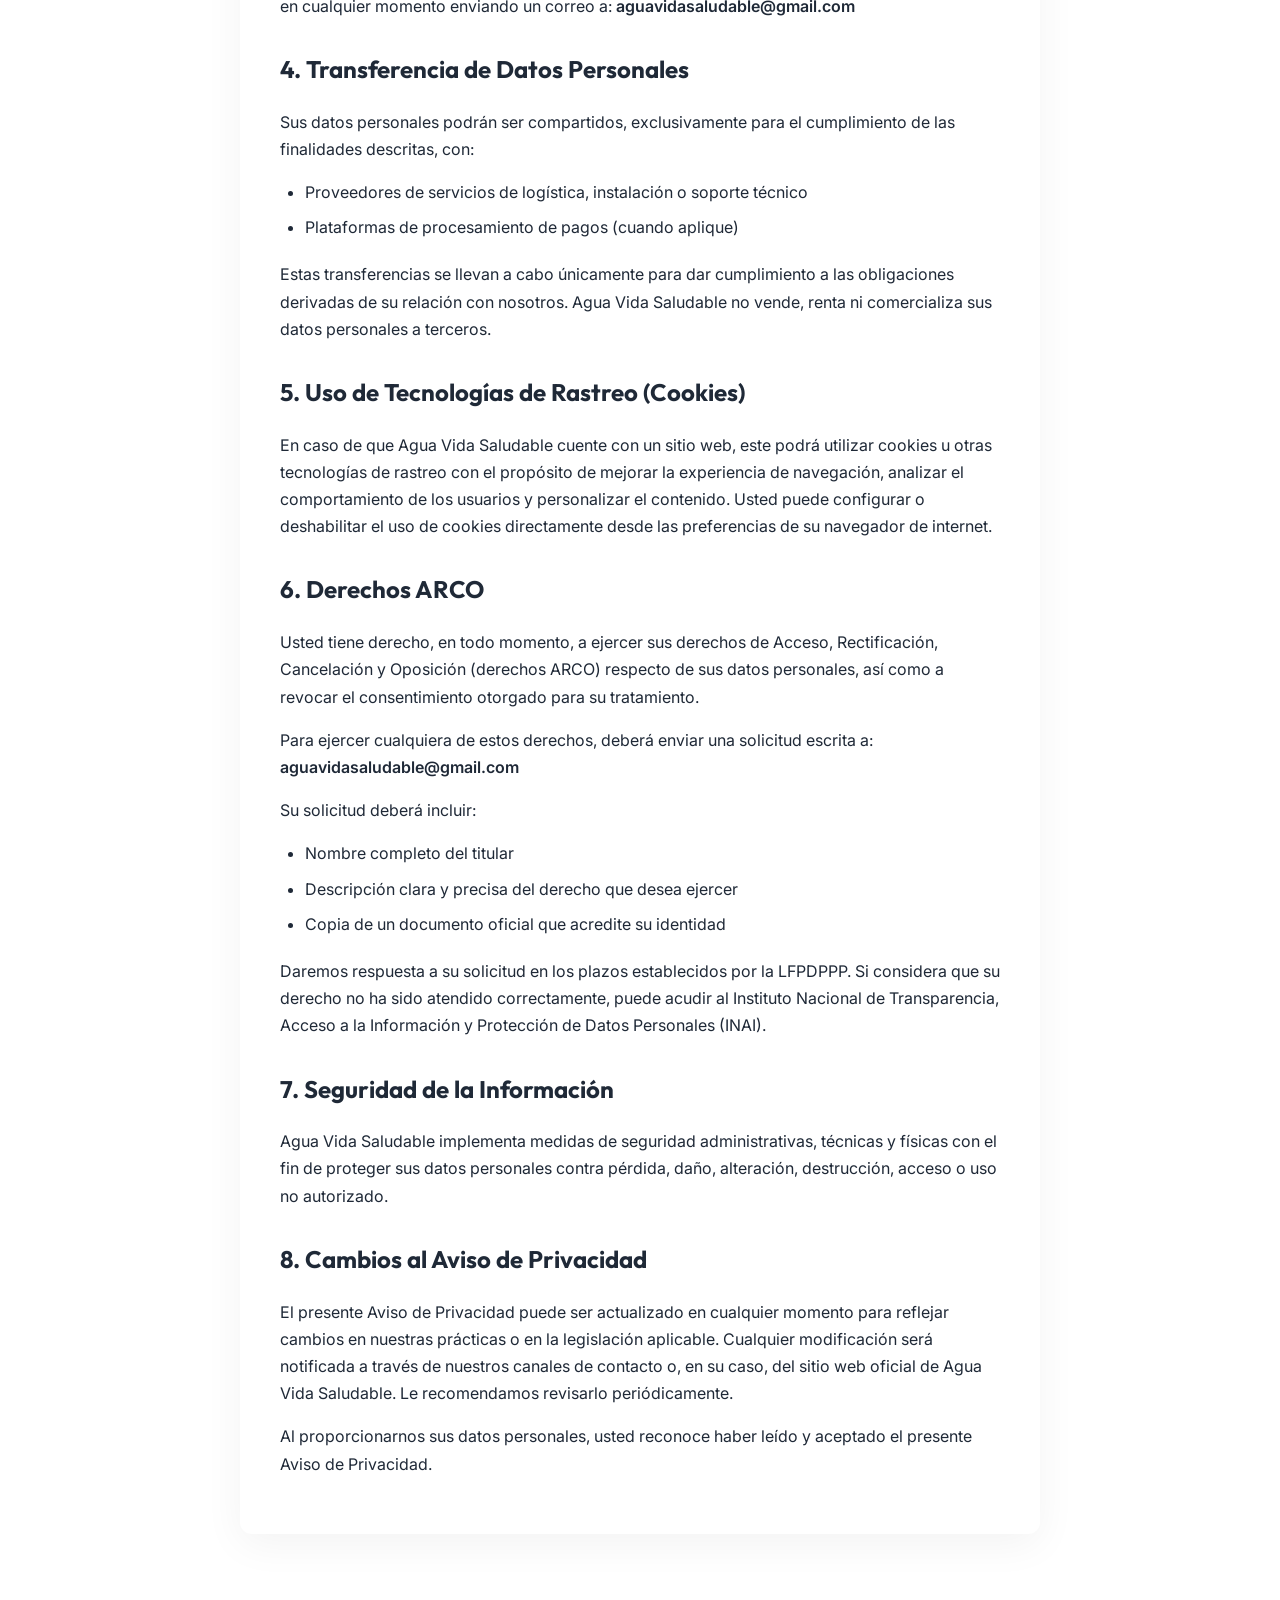
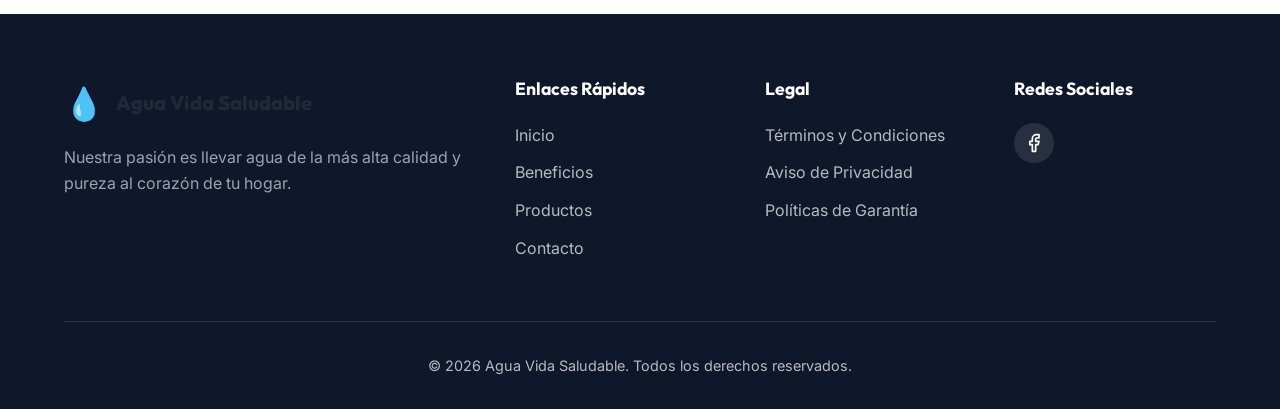
<file: aviso-privacidad.html>
<!DOCTYPE html>
<html lang="es">

<head>
    <meta charset="UTF-8">
    <meta name="viewport" content="width=device-width, initial-scale=1.0">
    <title>Aviso de Privacidad | Agua Vida Saludable</title>
    <meta name="description" content="Aviso de Privacidad de Agua Vida Saludable en cumplimiento con la LFPDPPP.">

    <!-- Google Fonts -->
    <link rel="preconnect" href="https://fonts.googleapis.com">
    <link rel="preconnect" href="https://fonts.gstatic.com" crossorigin>
    <link
        href="https://fonts.googleapis.com/css2?family=Outfit:wght@300;400;500;600;700;800&family=Inter:wght@300;400;500;600&display=swap"
        rel="stylesheet">

    <link rel="stylesheet" href="styles.css">
    <style>
        .privacy-section {
            padding: 120px 0 80px;
            background-color: var(--bg-light);
        }

        .privacy-container {
            max-width: 800px;
            margin: 0 auto;
            background: #fff;
            padding: 40px;
            border-radius: 12px;
            box-shadow: 0 10px 40px rgba(0, 0, 0, 0.05);
        }

        .privacy-container h1 {
            color: var(--primary);
            font-size: 2.5rem;
            margin-bottom: 5px;
        }

        .privacy-container .last-updated {
            color: var(--text-gray);
            font-style: italic;
            margin-bottom: 40px;
            display: block;
        }

        .privacy-container h2 {
            color: var(--text-dark);
            font-size: 1.5rem;
            margin-top: 35px;
            margin-bottom: 15px;
            border-bottom: 2px solid var(--accent-light);
            padding-bottom: 10px;
        }

        .privacy-container p {
            color: var(--text-gray);
            line-height: 1.7;
            margin-bottom: 16px;
        }

        .privacy-container ul {
            list-style-type: disc;
            margin-left: 25px;
            margin-bottom: 20px;
            color: var(--text-gray);
            line-height: 1.7;
        }

        .privacy-container li {
            margin-bottom: 8px;
        }

        .privacy-container strong {
            color: var(--text-dark);
            font-weight: 600;
        }

        @media (max-width: 768px) {
            .privacy-container {
                padding: 24px;
            }

            .privacy-container h1 {
                font-size: 2rem;
            }
        }
    </style>
</head>

<body>
    <!-- Navbar -->
    <header class="header bg-white shadow-sm" id="header" style="background-color: white;">
        <div class="container nav-container">
            <a href="index.html" class="logo">
                <span class="logo-icon">💧</span>
                <div class="logo-text">
                    <span class="logo-title" style="color: var(--text-dark);">Agua Vida Saludable</span>
                    <span class="logo-subtitle">Pureza en cada gota</span>
                </div>
            </a>

            <nav class="nav-menu" id="nav-menu">
                <ul class="nav-list">
                    <li class="nav-item"><a href="index.html#inicio" class="nav-link"
                            style="color: var(--text-dark);">Inicio</a></li>
                    <li class="nav-item"><a href="index.html#beneficios" class="nav-link"
                            style="color: var(--text-dark);">Beneficios</a></li>
                    <li class="nav-item"><a href="index.html#productos" class="nav-link"
                            style="color: var(--text-dark);">Productos</a></li>
                    <li class="nav-item"><a href="index.html#nosotros" class="nav-link"
                            style="color: var(--text-dark);">Nosotros</a></li>
                    <li class="nav-item"><a href="index.html#contacto" class="nav-link"
                            style="color: var(--text-dark);">Contacto</a></li>
                </ul>
                <div class="nav-close" id="nav-close">
                    <span>✕</span>
                </div>
            </nav>

            <div class="nav-actions">
                <a href="index.html#contacto" class="btn btn-primary d-none-mobile">Asesoría Gratuita</a>
                <div class="nav-toggle" id="nav-toggle">
                    <span class="bar" style="background-color: var(--text-dark);"></span>
                    <span class="bar" style="background-color: var(--text-dark);"></span>
                    <span class="bar" style="background-color: var(--text-dark);"></span>
                </div>
            </div>
        </div>
    </header>

    <main>
        <section class="privacy-section fade-in-up">
            <div class="container">
                <div class="privacy-container">
                    <h1>Aviso de Privacidad</h1>
                    <span class="last-updated">Última actualización: 24 de abril de 2026</span>

                    <p>En cumplimiento con la Ley Federal de Protección de Datos Personales en Posesión de los
                        Particulares (LFPDPPP) y su Reglamento, <strong>Agua Vida Saludable</strong> (en adelante, "el
                        Responsable") pone a su disposición el presente Aviso de Privacidad, siendo responsable del
                        tratamiento de los datos personales que usted nos proporcione.</p>

                    <h2>1. Identidad del Responsable</h2>
                    <ul>
                        <li><strong>Nombre comercial:</strong> Agua Vida Saludable</li>
                        <li><strong>Contacto:</strong> aguavidasaludable@gmail.com</li>
                    </ul>
                    <p>Por el momento, el Responsable opera únicamente a través del correo electrónico indicado. No
                        contamos con domicilio físico de atención al público ni número telefónico fijo.</p>

                    <h2>2. Datos Personales que Recabamos</h2>
                    <p>Los datos personales que podemos solicitar y tratar son los siguientes:</p>
                    <ul>
                        <li>Nombre completo</li>
                        <li>Número telefónico o de contacto vía WhatsApp</li>
                        <li>Correo electrónico</li>
                        <li>Dirección de entrega o instalación (únicamente cuando aplique)</li>
                        <li>Datos de facturación: RFC, razón social y domicilio fiscal (cuando se requiera comprobante
                            fiscal)</li>
                    </ul>
                    <p><strong>Importante:</strong> No recabamos datos personales sensibles, tales como información
                        relativa a su estado de salud, origen racial o étnico, creencias religiosas, ideología política,
                        afiliación sindical, preferencias sexuales ni ningún otro de carácter sensible según la ley.</p>

                    <h2>3. Finalidades del Tratamiento de sus Datos</h2>
                    <p>Sus datos personales serán utilizados para las siguientes finalidades:</p>
                    <p><strong>Finalidades primarias (necesarias para la relación comercial):</strong></p>
                    <ul>
                        <li>Atender solicitudes de información, cotización o contacto</li>
                        <li>Procesar y confirmar pedidos o compras</li>
                        <li>Coordinar entregas e instalaciones</li>
                        <li>Emitir facturas y comprobantes fiscales</li>
                        <li>Brindar soporte técnico y atención postventa</li>
                    </ul>
                    <p><strong>Finalidades secundarias (opcionales):</strong></p>
                    <ul>
                        <li>Envío de promociones, ofertas y novedades de productos</li>
                        <li>Realización de encuestas de satisfacción</li>
                        <li>Comunicaciones de marketing relacionadas con nuestros servicios</li>
                    </ul>
                    <p>Si no desea que sus datos sean utilizados para las finalidades secundarias, puede manifestarlo en
                        cualquier momento enviando un correo a: <strong>aguavidasaludable@gmail.com</strong></p>

                    <h2>4. Transferencia de Datos Personales</h2>
                    <p>Sus datos personales podrán ser compartidos, exclusivamente para el cumplimiento de las
                        finalidades descritas, con:</p>
                    <ul>
                        <li>Proveedores de servicios de logística, instalación o soporte técnico</li>
                        <li>Plataformas de procesamiento de pagos (cuando aplique)</li>
                    </ul>
                    <p>Estas transferencias se llevan a cabo únicamente para dar cumplimiento a las obligaciones
                        derivadas de su relación con nosotros. Agua Vida Saludable no vende, renta ni comercializa sus
                        datos personales a terceros.</p>

                    <h2>5. Uso de Tecnologías de Rastreo (Cookies)</h2>
                    <p>En caso de que Agua Vida Saludable cuente con un sitio web, este podrá utilizar cookies u otras
                        tecnologías de rastreo con el propósito de mejorar la experiencia de navegación, analizar el
                        comportamiento de los usuarios y personalizar el contenido. Usted puede configurar o
                        deshabilitar el uso de cookies directamente desde las preferencias de su navegador de internet.
                    </p>

                    <h2>6. Derechos ARCO</h2>
                    <p>Usted tiene derecho, en todo momento, a ejercer sus derechos de Acceso, Rectificación,
                        Cancelación y Oposición (derechos ARCO) respecto de sus datos personales, así como a revocar el
                        consentimiento otorgado para su tratamiento.</p>
                    <p>Para ejercer cualquiera de estos derechos, deberá enviar una solicitud escrita a:
                        <strong>aguavidasaludable@gmail.com</strong></p>
                    <p>Su solicitud deberá incluir:</p>
                    <ul>
                        <li>Nombre completo del titular</li>
                        <li>Descripción clara y precisa del derecho que desea ejercer</li>
                        <li>Copia de un documento oficial que acredite su identidad</li>
                    </ul>
                    <p>Daremos respuesta a su solicitud en los plazos establecidos por la LFPDPPP. Si considera que su
                        derecho no ha sido atendido correctamente, puede acudir al Instituto Nacional de Transparencia,
                        Acceso a la Información y Protección de Datos Personales (INAI).</p>

                    <h2>7. Seguridad de la Información</h2>
                    <p>Agua Vida Saludable implementa medidas de seguridad administrativas, técnicas y físicas con el
                        fin de proteger sus datos personales contra pérdida, daño, alteración, destrucción, acceso o uso
                        no autorizado.</p>

                    <h2>8. Cambios al Aviso de Privacidad</h2>
                    <p>El presente Aviso de Privacidad puede ser actualizado en cualquier momento para reflejar cambios
                        en nuestras prácticas o en la legislación aplicable. Cualquier modificación será notificada a
                        través de nuestros canales de contacto o, en su caso, del sitio web oficial de Agua Vida
                        Saludable. Le recomendamos revisarlo periódicamente.</p>
                    <p>Al proporcionarnos sus datos personales, usted reconoce haber leído y aceptado el presente Aviso
                        de Privacidad.</p>
                </div>
            </div>
        </section>
    </main>

    <!-- Footer -->
    <footer class="footer">
        <div class="container">
            <div class="footer-grid">
                <div class="footer-col brand-col">
                    <a href="index.html" class="logo text-white mb-4">
                        <span class="logo-icon">💧</span>
                        <div class="logo-text">
                            <span class="logo-title">Agua Vida Saludable</span>
                        </div>
                    </a>
                    <p class="footer-desc text-gray">Nuestra pasión es llevar agua de la más alta calidad y pureza al
                        corazón de tu hogar.</p>
                </div>

                <div class="footer-col">
                    <h4 class="footer-heading">Enlaces Rápidos</h4>
                    <ul class="footer-links">
                        <li><a href="index.html#inicio">Inicio</a></li>
                        <li><a href="index.html#beneficios">Beneficios</a></li>
                        <li><a href="index.html#productos">Productos</a></li>
                        <li><a href="index.html#contacto">Contacto</a></li>
                    </ul>
                </div>

                <div class="footer-col">
                    <h4 class="footer-heading">Legal</h4>
                    <ul class="footer-links">
                        <li><a href="terminos-condiciones.html">Términos y Condiciones</a></li>
                        <li><a href="aviso-privacidad.html">Aviso de Privacidad</a></li>
                        <li><a href="politicas-garantia.html">Políticas de Garantía</a></li>
                    </ul>
                </div>

                <div class="footer-col">
                    <h4 class="footer-heading">Redes Sociales</h4>
                    <div class="social-links">
                        <a href="https://www.facebook.com/share/18jmCmpizF/" target="_blank" class="social-link"
                            aria-label="Facebook">
                            <svg width="20" height="20" viewBox="0 0 24 24" fill="none" stroke="currentColor"
                                stroke-width="2" stroke-linecap="round" stroke-linejoin="round">
                                <path d="M18 2h-3a5 5 0 0 0-5 5v3H7v4h3v8h4v-8h3l1-4h-4V7a1 1 0 0 1 1-1h3z"></path>
                            </svg>
                        </a>
                    </div>
                </div>
            </div>

            <div class="footer-bottom text-center">
                <p>&copy; 2026 Agua Vida Saludable. Todos los derechos reservados.</p>
            </div>
        </div>
    </footer>

    <!-- Floating WhatsApp Button -->
    <a href="https://wa.me/525610615528" id="whatsapp-btn" target="_blank" class="floating-whatsapp"
        aria-label="Chat on WhatsApp">
        <svg viewBox="0 0 32 32" fill="currentColor">
            <path
                d="M16,0C7.163,0,0,7.163,0,16c0,2.83,0.74,5.485,2.03,7.802l-2.02,7.362l7.531-1.977C9.822,30.41,12.802,31.2,16,31.2  c8.837,0,16-7.163,16-16C32,7.163,24.837,0,16,0z M16,28.6c-2.316,0-4.48-0.612-6.36-1.666l-4.475,1.176l1.196-4.364  C5.302,21.848,4.6,19.012,4.6,16c0-6.286,5.114-11.4,11.4-11.4S27.4,9.714,27.4,16S22.286,27.4,16,28.6z"
                fill="#000000" />
            <path
                d="M21.902,18.73c-0.347-0.174-2.05-1.013-2.368-1.129c-0.318-0.116-0.549-0.174-0.781,0.174  c-0.231,0.347-0.896,1.129-1.098,1.36c-0.203,0.232-0.405,0.261-0.752,0.087c-0.347-0.174-1.464-0.54-2.788-1.718  c-1.031-0.917-1.727-2.049-1.93-2.397c-0.203-0.347-0.022-0.536,0.152-0.709c0.156-0.156,0.347-0.405,0.52-0.608  c0.174-0.203,0.231-0.347,0.347-0.579c0.116-0.232,0.058-0.434-0.029-0.608c-0.087-0.174-0.781-1.882-1.07-2.576  C11.834,9.721,11.554,9.75,11.332,9.75c-0.203,0-0.521-0.029-0.781-0.029c-0.26,0-0.694,0.087-1.07,0.492  C9.104,10.619,8.063,11.574,8.063,13.513c0,1.939,1.446,3.819,1.649,4.08c0.203,0.261,2.789,4.257,6.755,5.972  c0.943,0.408,1.678,0.652,2.253,0.835c0.948,0.301,1.81,0.258,2.492,0.156c0.763-0.113,2.05-0.838,2.34-1.649  c0.289-0.81,0.289-1.505,0.203-1.649S22.25,18.904,21.902,18.73z"
                fill="#ffffff" />
        </svg>
    </a>

    <script src="script.js"></script>
</body>

</html>
</file>
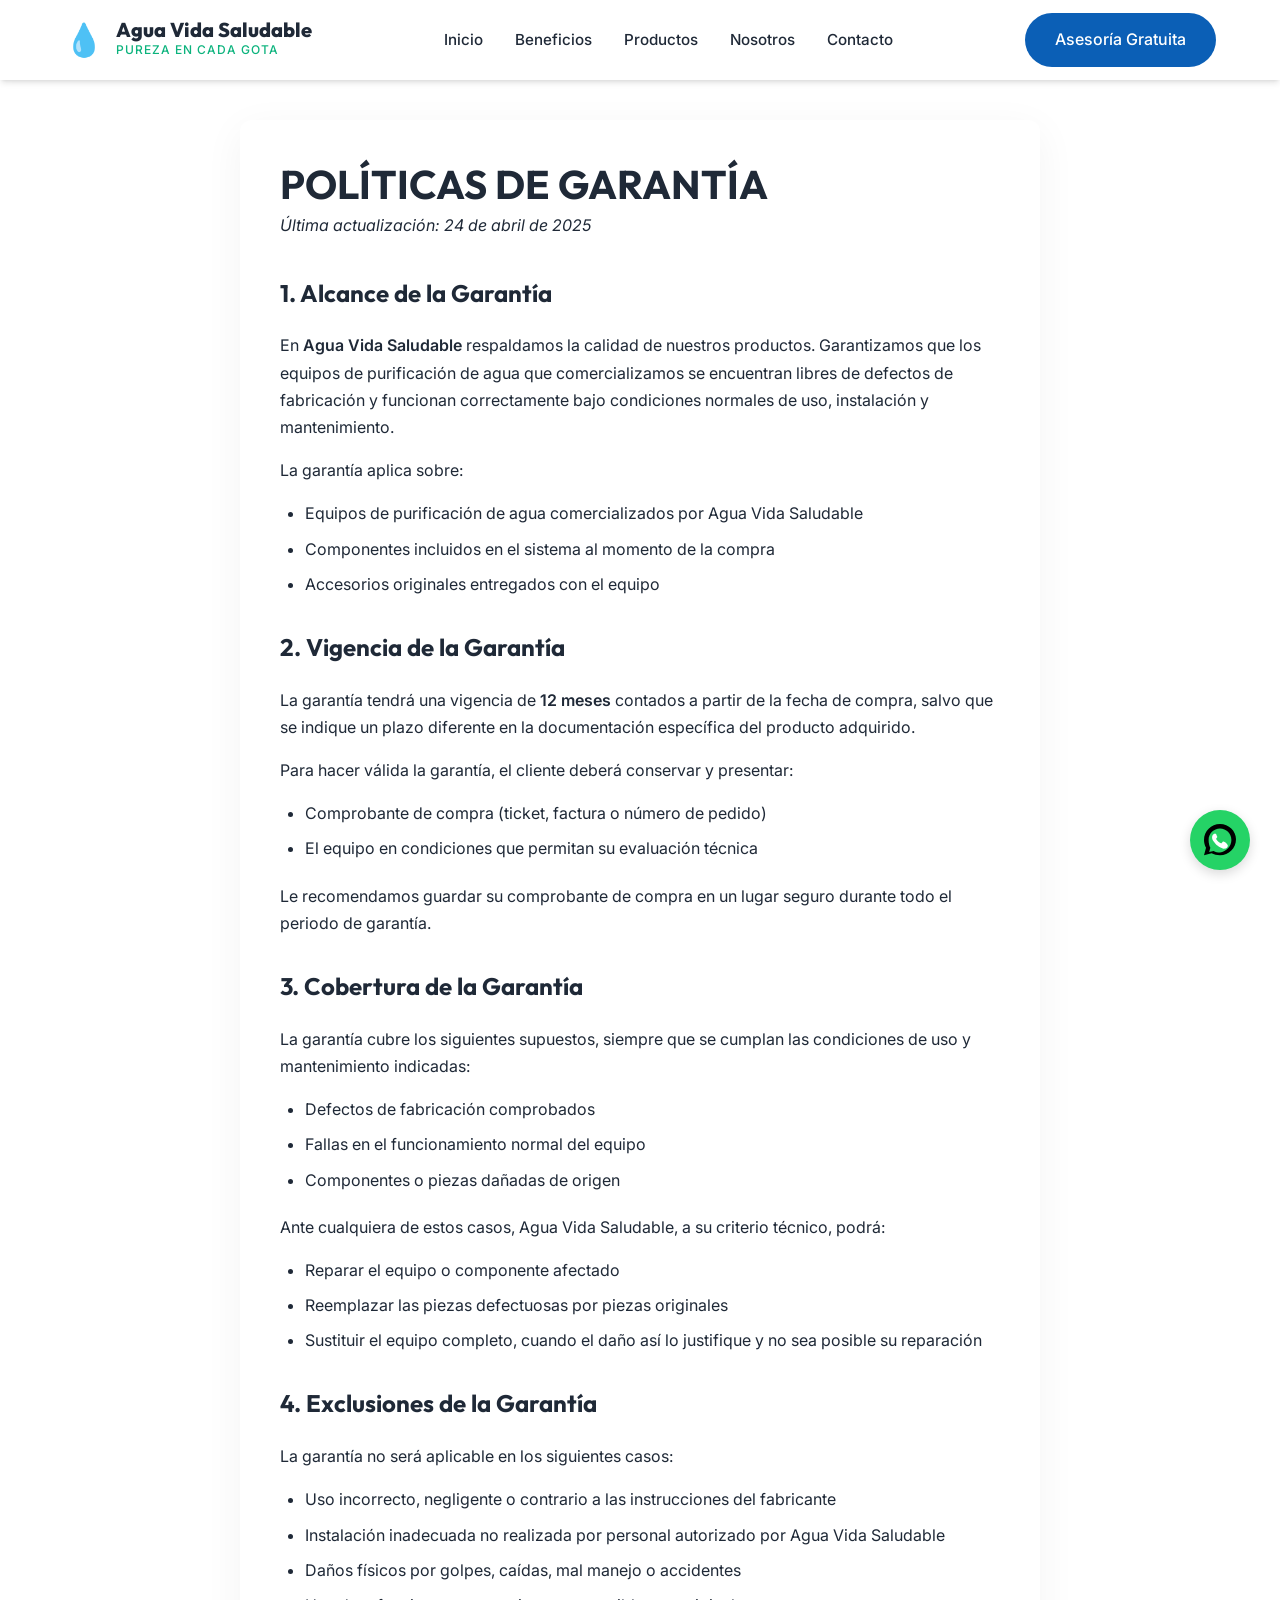
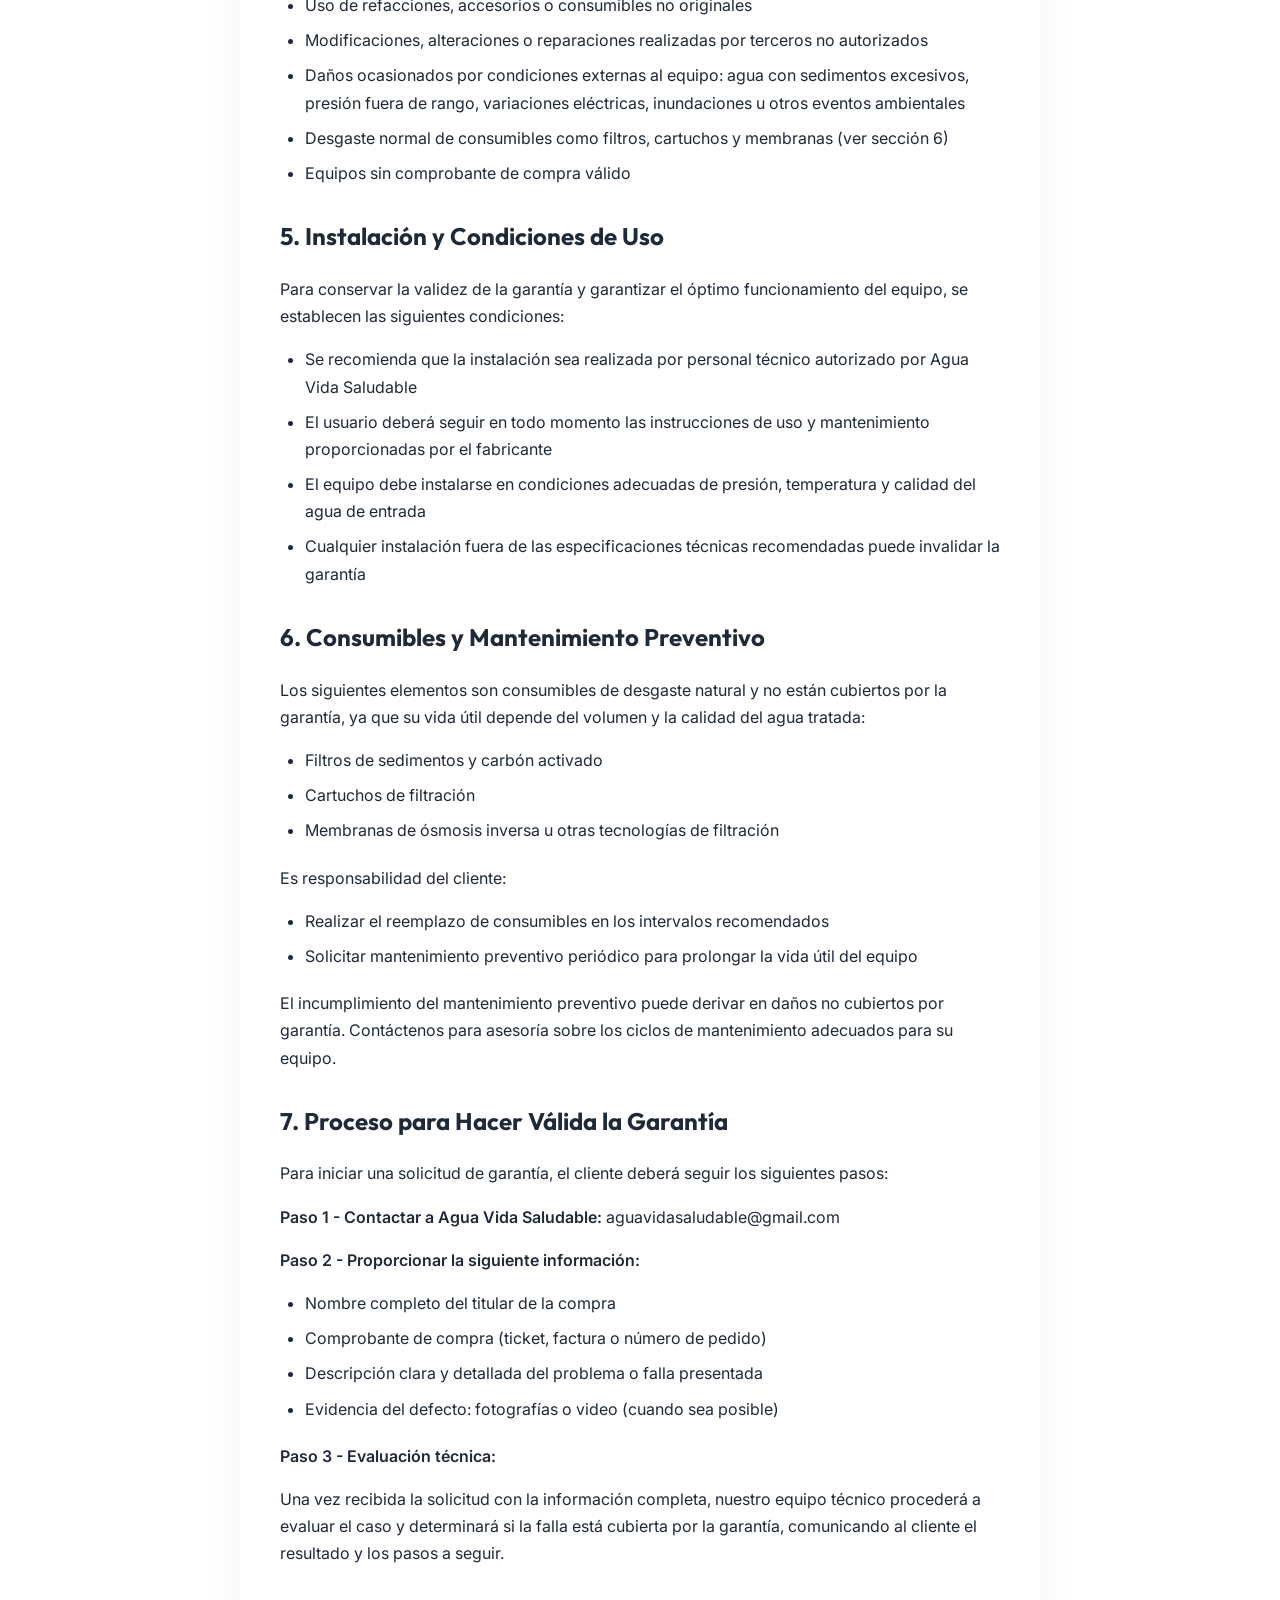
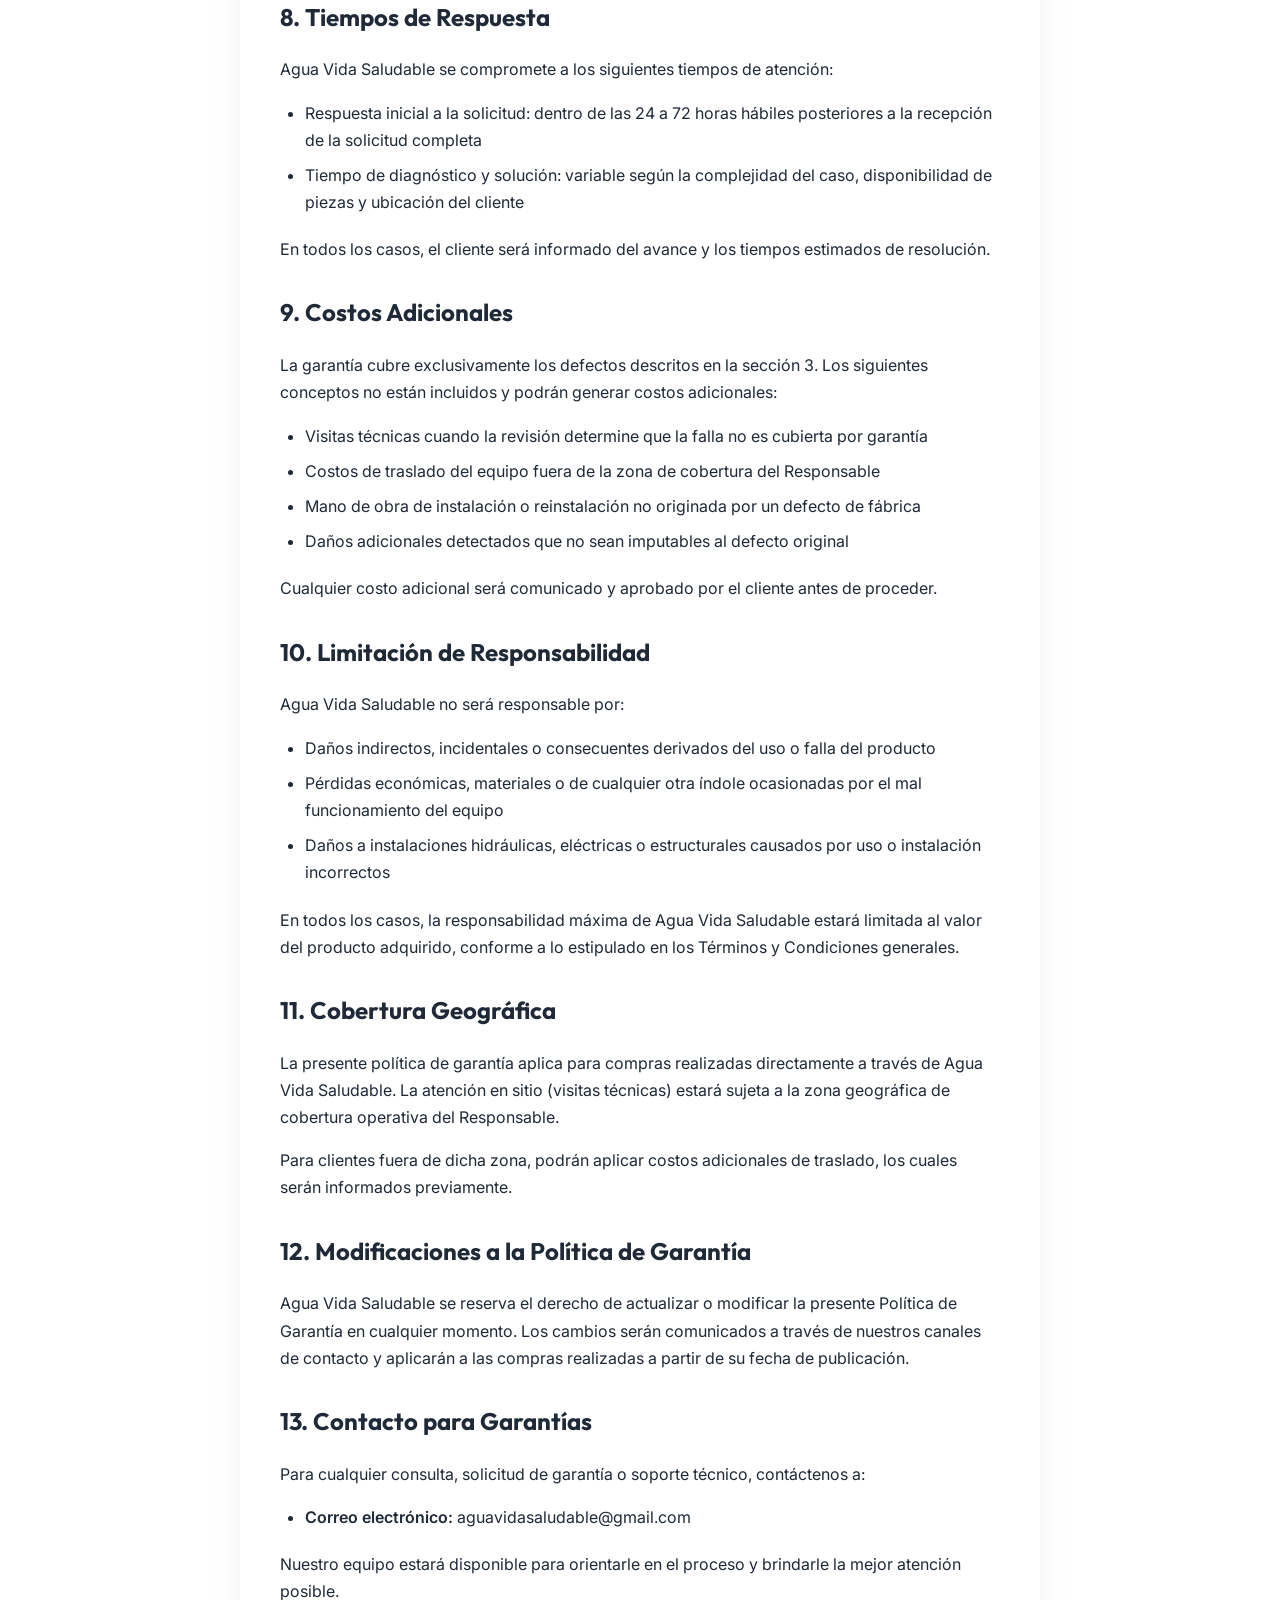
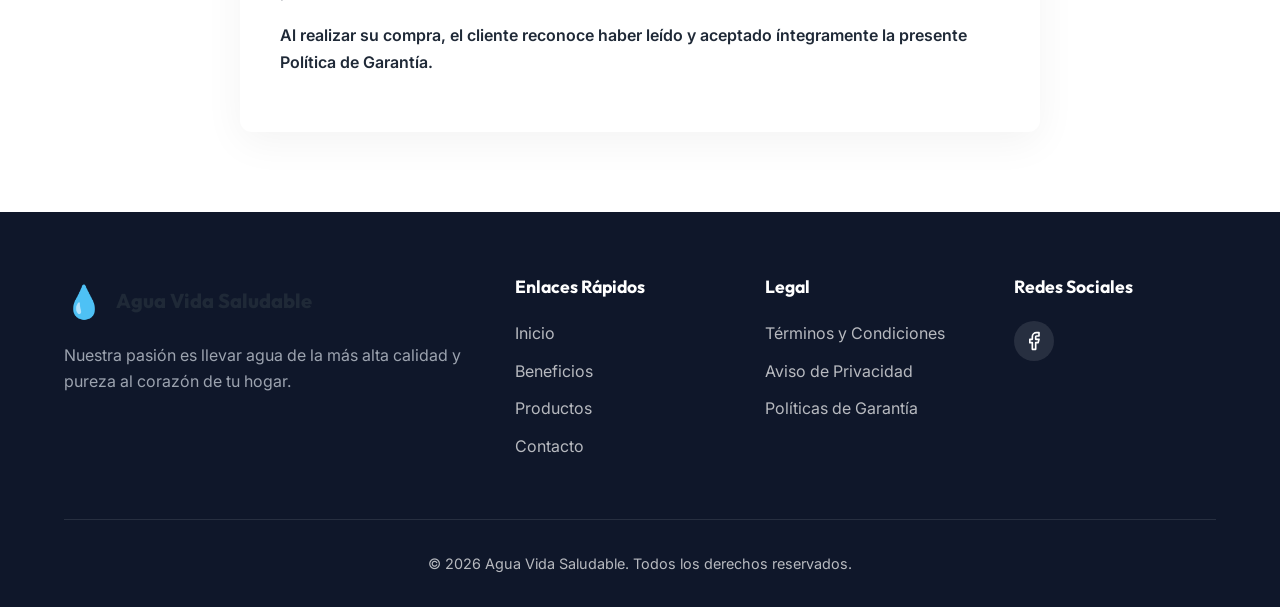
<file: politicas-garantia.html>
<!DOCTYPE html>
<html lang="es">

<head>
    <meta charset="UTF-8">
    <meta name="viewport" content="width=device-width, initial-scale=1.0">
    <title>Políticas de Garantía | Agua Vida Saludable</title>
    <meta name="description" content="Políticas de Garantía de los equipos y sistemas de Agua Vida Saludable.">

    <!-- Google Fonts -->
    <link rel="preconnect" href="https://fonts.googleapis.com">
    <link rel="preconnect" href="https://fonts.gstatic.com" crossorigin>
    <link
        href="https://fonts.googleapis.com/css2?family=Outfit:wght@300;400;500;600;700;800&family=Inter:wght@300;400;500;600&display=swap"
        rel="stylesheet">

    <link rel="stylesheet" href="styles.css">
    <style>
        .privacy-section {
            padding: 120px 0 80px;
            background-color: var(--bg-light);
        }

        .privacy-container {
            max-width: 800px;
            margin: 0 auto;
            background: #fff;
            padding: 40px;
            border-radius: 12px;
            box-shadow: 0 10px 40px rgba(0, 0, 0, 0.05);
        }

        .privacy-container h1 {
            color: var(--primary);
            font-size: 2.5rem;
            margin-bottom: 5px;
        }

        .privacy-container .last-updated {
            color: var(--text-gray);
            font-style: italic;
            margin-bottom: 40px;
            display: block;
        }

        .privacy-container h2 {
            color: var(--text-dark);
            font-size: 1.5rem;
            margin-top: 35px;
            margin-bottom: 15px;
            border-bottom: 2px solid var(--accent-light);
            padding-bottom: 10px;
        }

        .privacy-container p {
            color: var(--text-gray);
            line-height: 1.7;
            margin-bottom: 16px;
        }

        .privacy-container ul {
            list-style-type: disc;
            margin-left: 25px;
            margin-bottom: 20px;
            color: var(--text-gray);
            line-height: 1.7;
        }

        .privacy-container li {
            margin-bottom: 8px;
        }

        .privacy-container strong {
            color: var(--text-dark);
            font-weight: 600;
        }

        @media (max-width: 768px) {
            .privacy-container {
                padding: 24px;
            }

            .privacy-container h1 {
                font-size: 2rem;
            }
        }
    </style>
</head>

<body>
    <!-- Navbar -->
    <header class="header bg-white shadow-sm" id="header" style="background-color: white;">
        <div class="container nav-container">
            <a href="index.html" class="logo">
                <span class="logo-icon">💧</span>
                <div class="logo-text">
                    <span class="logo-title" style="color: var(--text-dark);">Agua Vida Saludable</span>
                    <span class="logo-subtitle">Pureza en cada gota</span>
                </div>
            </a>

            <nav class="nav-menu" id="nav-menu">
                <ul class="nav-list">
                    <li class="nav-item"><a href="index.html#inicio" class="nav-link"
                            style="color: var(--text-dark);">Inicio</a></li>
                    <li class="nav-item"><a href="index.html#beneficios" class="nav-link"
                            style="color: var(--text-dark);">Beneficios</a></li>
                    <li class="nav-item"><a href="index.html#productos" class="nav-link"
                            style="color: var(--text-dark);">Productos</a></li>
                    <li class="nav-item"><a href="index.html#nosotros" class="nav-link"
                            style="color: var(--text-dark);">Nosotros</a></li>
                    <li class="nav-item"><a href="index.html#contacto" class="nav-link"
                            style="color: var(--text-dark);">Contacto</a></li>
                </ul>
                <div class="nav-close" id="nav-close">
                    <span>✕</span>
                </div>
            </nav>

            <div class="nav-actions">
                <a href="index.html#contacto" class="btn btn-primary d-none-mobile">Asesoría Gratuita</a>
                <div class="nav-toggle" id="nav-toggle">
                    <span class="bar" style="background-color: var(--text-dark);"></span>
                    <span class="bar" style="background-color: var(--text-dark);"></span>
                    <span class="bar" style="background-color: var(--text-dark);"></span>
                </div>
            </div>
        </div>
    </header>

    <main>
        <section class="privacy-section fade-in-up">
            <div class="container">
                <div class="privacy-container">
                    <h1>POLÍTICAS DE GARANTÍA</h1>
                    <span class="last-updated">Última actualización: 24 de abril de 2025</span>

                    <h2>1. Alcance de la Garantía</h2>
                    <p>En <strong>Agua Vida Saludable</strong> respaldamos la calidad de nuestros productos. Garantizamos que los equipos de purificación de agua que comercializamos se encuentran libres de defectos de fabricación y funcionan correctamente bajo condiciones normales de uso, instalación y mantenimiento.</p>
                    <p>La garantía aplica sobre:</p>
                    <ul>
                        <li>Equipos de purificación de agua comercializados por Agua Vida Saludable</li>
                        <li>Componentes incluidos en el sistema al momento de la compra</li>
                        <li>Accesorios originales entregados con el equipo</li>
                    </ul>

                    <h2>2. Vigencia de la Garantía</h2>
                    <p>La garantía tendrá una vigencia de <strong>12 meses</strong> contados a partir de la fecha de compra, salvo que se indique un plazo diferente en la documentación específica del producto adquirido.</p>
                    <p>Para hacer válida la garantía, el cliente deberá conservar y presentar:</p>
                    <ul>
                        <li>Comprobante de compra (ticket, factura o número de pedido)</li>
                        <li>El equipo en condiciones que permitan su evaluación técnica</li>
                    </ul>
                    <p>Le recomendamos guardar su comprobante de compra en un lugar seguro durante todo el periodo de garantía.</p>

                    <h2>3. Cobertura de la Garantía</h2>
                    <p>La garantía cubre los siguientes supuestos, siempre que se cumplan las condiciones de uso y mantenimiento indicadas:</p>
                    <ul>
                        <li>Defectos de fabricación comprobados</li>
                        <li>Fallas en el funcionamiento normal del equipo</li>
                        <li>Componentes o piezas dañadas de origen</li>
                    </ul>
                    <p>Ante cualquiera de estos casos, Agua Vida Saludable, a su criterio técnico, podrá:</p>
                    <ul>
                        <li>Reparar el equipo o componente afectado</li>
                        <li>Reemplazar las piezas defectuosas por piezas originales</li>
                        <li>Sustituir el equipo completo, cuando el daño así lo justifique y no sea posible su reparación</li>
                    </ul>

                    <h2>4. Exclusiones de la Garantía</h2>
                    <p>La garantía no será aplicable en los siguientes casos:</p>
                    <ul>
                        <li>Uso incorrecto, negligente o contrario a las instrucciones del fabricante</li>
                        <li>Instalación inadecuada no realizada por personal autorizado por Agua Vida Saludable</li>
                        <li>Daños físicos por golpes, caídas, mal manejo o accidentes</li>
                        <li>Uso de refacciones, accesorios o consumibles no originales</li>
                        <li>Modificaciones, alteraciones o reparaciones realizadas por terceros no autorizados</li>
                        <li>Daños ocasionados por condiciones externas al equipo: agua con sedimentos excesivos, presión fuera de rango, variaciones eléctricas, inundaciones u otros eventos ambientales</li>
                        <li>Desgaste normal de consumibles como filtros, cartuchos y membranas (ver sección 6)</li>
                        <li>Equipos sin comprobante de compra válido</li>
                    </ul>

                    <h2>5. Instalación y Condiciones de Uso</h2>
                    <p>Para conservar la validez de la garantía y garantizar el óptimo funcionamiento del equipo, se establecen las siguientes condiciones:</p>
                    <ul>
                        <li>Se recomienda que la instalación sea realizada por personal técnico autorizado por Agua Vida Saludable</li>
                        <li>El usuario deberá seguir en todo momento las instrucciones de uso y mantenimiento proporcionadas por el fabricante</li>
                        <li>El equipo debe instalarse en condiciones adecuadas de presión, temperatura y calidad del agua de entrada</li>
                        <li>Cualquier instalación fuera de las especificaciones técnicas recomendadas puede invalidar la garantía</li>
                    </ul>

                    <h2>6. Consumibles y Mantenimiento Preventivo</h2>
                    <p>Los siguientes elementos son consumibles de desgaste natural y no están cubiertos por la garantía, ya que su vida útil depende del volumen y la calidad del agua tratada:</p>
                    <ul>
                        <li>Filtros de sedimentos y carbón activado</li>
                        <li>Cartuchos de filtración</li>
                        <li>Membranas de ósmosis inversa u otras tecnologías de filtración</li>
                    </ul>
                    <p>Es responsabilidad del cliente:</p>
                    <ul>
                        <li>Realizar el reemplazo de consumibles en los intervalos recomendados</li>
                        <li>Solicitar mantenimiento preventivo periódico para prolongar la vida útil del equipo</li>
                    </ul>
                    <p>El incumplimiento del mantenimiento preventivo puede derivar en daños no cubiertos por garantía. Contáctenos para asesoría sobre los ciclos de mantenimiento adecuados para su equipo.</p>

                    <h2>7. Proceso para Hacer Válida la Garantía</h2>
                    <p>Para iniciar una solicitud de garantía, el cliente deberá seguir los siguientes pasos:</p>
                    <p><strong>Paso 1 - Contactar a Agua Vida Saludable:</strong> aguavidasaludable@gmail.com</p>
                    <p><strong>Paso 2 - Proporcionar la siguiente información:</strong></p>
                    <ul>
                        <li>Nombre completo del titular de la compra</li>
                        <li>Comprobante de compra (ticket, factura o número de pedido)</li>
                        <li>Descripción clara y detallada del problema o falla presentada</li>
                        <li>Evidencia del defecto: fotografías o video (cuando sea posible)</li>
                    </ul>
                    <p><strong>Paso 3 - Evaluación técnica:</strong></p>
                    <p>Una vez recibida la solicitud con la información completa, nuestro equipo técnico procederá a evaluar el caso y determinará si la falla está cubierta por la garantía, comunicando al cliente el resultado y los pasos a seguir.</p>

                    <h2>8. Tiempos de Respuesta</h2>
                    <p>Agua Vida Saludable se compromete a los siguientes tiempos de atención:</p>
                    <ul>
                        <li>Respuesta inicial a la solicitud: dentro de las 24 a 72 horas hábiles posteriores a la recepción de la solicitud completa</li>
                        <li>Tiempo de diagnóstico y solución: variable según la complejidad del caso, disponibilidad de piezas y ubicación del cliente</li>
                    </ul>
                    <p>En todos los casos, el cliente será informado del avance y los tiempos estimados de resolución.</p>

                    <h2>9. Costos Adicionales</h2>
                    <p>La garantía cubre exclusivamente los defectos descritos en la sección 3. Los siguientes conceptos no están incluidos y podrán generar costos adicionales:</p>
                    <ul>
                        <li>Visitas técnicas cuando la revisión determine que la falla no es cubierta por garantía</li>
                        <li>Costos de traslado del equipo fuera de la zona de cobertura del Responsable</li>
                        <li>Mano de obra de instalación o reinstalación no originada por un defecto de fábrica</li>
                        <li>Daños adicionales detectados que no sean imputables al defecto original</li>
                    </ul>
                    <p>Cualquier costo adicional será comunicado y aprobado por el cliente antes de proceder.</p>

                    <h2>10. Limitación de Responsabilidad</h2>
                    <p>Agua Vida Saludable no será responsable por:</p>
                    <ul>
                        <li>Daños indirectos, incidentales o consecuentes derivados del uso o falla del producto</li>
                        <li>Pérdidas económicas, materiales o de cualquier otra índole ocasionadas por el mal funcionamiento del equipo</li>
                        <li>Daños a instalaciones hidráulicas, eléctricas o estructurales causados por uso o instalación incorrectos</li>
                    </ul>
                    <p>En todos los casos, la responsabilidad máxima de Agua Vida Saludable estará limitada al valor del producto adquirido, conforme a lo estipulado en los Términos y Condiciones generales.</p>

                    <h2>11. Cobertura Geográfica</h2>
                    <p>La presente política de garantía aplica para compras realizadas directamente a través de Agua Vida Saludable. La atención en sitio (visitas técnicas) estará sujeta a la zona geográfica de cobertura operativa del Responsable.</p>
                    <p>Para clientes fuera de dicha zona, podrán aplicar costos adicionales de traslado, los cuales serán informados previamente.</p>

                    <h2>12. Modificaciones a la Política de Garantía</h2>
                    <p>Agua Vida Saludable se reserva el derecho de actualizar o modificar la presente Política de Garantía en cualquier momento. Los cambios serán comunicados a través de nuestros canales de contacto y aplicarán a las compras realizadas a partir de su fecha de publicación.</p>

                    <h2>13. Contacto para Garantías</h2>
                    <p>Para cualquier consulta, solicitud de garantía o soporte técnico, contáctenos a:</p>
                    <ul>
                        <li><strong>Correo electrónico:</strong> aguavidasaludable@gmail.com</li>
                    </ul>
                    <p>Nuestro equipo estará disponible para orientarle en el proceso y brindarle la mejor atención posible.</p>
                    <p><strong>Al realizar su compra, el cliente reconoce haber leído y aceptado íntegramente la presente Política de Garantía.</strong></p>
                </div>
            </div>
        </section>
    </main>

    <!-- Footer -->
    <footer class="footer">
        <div class="container">
            <div class="footer-grid">
                <div class="footer-col brand-col">
                    <a href="index.html" class="logo text-white mb-4">
                        <span class="logo-icon">💧</span>
                        <div class="logo-text">
                            <span class="logo-title">Agua Vida Saludable</span>
                        </div>
                    </a>
                    <p class="footer-desc text-gray">Nuestra pasión es llevar agua de la más alta calidad y pureza al
                        corazón de tu hogar.</p>
                </div>

                <div class="footer-col">
                    <h4 class="footer-heading">Enlaces Rápidos</h4>
                    <ul class="footer-links">
                        <li><a href="index.html#inicio">Inicio</a></li>
                        <li><a href="index.html#beneficios">Beneficios</a></li>
                        <li><a href="index.html#productos">Productos</a></li>
                        <li><a href="index.html#contacto">Contacto</a></li>
                    </ul>
                </div>

                <div class="footer-col">
                    <h4 class="footer-heading">Legal</h4>
                    <ul class="footer-links">
                        <li><a href="terminos-condiciones.html">Términos y Condiciones</a></li>
                        <li><a href="aviso-privacidad.html">Aviso de Privacidad</a></li>
                        <li><a href="politicas-garantia.html">Políticas de Garantía</a></li>
                    </ul>
                </div>

                <div class="footer-col">
                    <h4 class="footer-heading">Redes Sociales</h4>
                    <div class="social-links">
                        <a href="https://www.facebook.com/share/18jmCmpizF/" target="_blank" class="social-link"
                            aria-label="Facebook">
                            <svg width="20" height="20" viewBox="0 0 24 24" fill="none" stroke="currentColor"
                                stroke-width="2" stroke-linecap="round" stroke-linejoin="round">
                                <path d="M18 2h-3a5 5 0 0 0-5 5v3H7v4h3v8h4v-8h3l1-4h-4V7a1 1 0 0 1 1-1h3z"></path>
                            </svg>
                        </a>
                    </div>
                </div>
            </div>

            <div class="footer-bottom text-center">
                <p>&copy; 2026 Agua Vida Saludable. Todos los derechos reservados.</p>
            </div>
        </div>
    </footer>

    <!-- Floating WhatsApp Button -->
    <a href="https://wa.me/525610615528" id="whatsapp-btn" target="_blank" class="floating-whatsapp"
        aria-label="Chat on WhatsApp">
        <svg viewBox="0 0 32 32" fill="currentColor">
            <path
                d="M16,0C7.163,0,0,7.163,0,16c0,2.83,0.74,5.485,2.03,7.802l-2.02,7.362l7.531-1.977C9.822,30.41,12.802,31.2,16,31.2  c8.837,0,16-7.163,16-16C32,7.163,24.837,0,16,0z M16,28.6c-2.316,0-4.48-0.612-6.36-1.666l-4.475,1.176l1.196-4.364  C5.302,21.848,4.6,19.012,4.6,16c0-6.286,5.114-11.4,11.4-11.4S27.4,9.714,27.4,16S22.286,27.4,16,28.6z"
                fill="#000000" />
            <path
                d="M21.902,18.73c-0.347-0.174-2.05-1.013-2.368-1.129c-0.318-0.116-0.549-0.174-0.781,0.174  c-0.231,0.347-0.896,1.129-1.098,1.36c-0.203,0.232-0.405,0.261-0.752,0.087c-0.347-0.174-1.464-0.54-2.788-1.718  c-1.031-0.917-1.727-2.049-1.93-2.397c-0.203-0.347-0.022-0.536,0.152-0.709c0.156-0.156,0.347-0.405,0.52-0.608  c0.174-0.203,0.231-0.347,0.347-0.579c0.116-0.232,0.058-0.434-0.029-0.608c-0.087-0.174-0.781-1.882-1.07-2.576  C11.834,9.721,11.554,9.75,11.332,9.75c-0.203,0-0.521-0.029-0.781-0.029c-0.26,0-0.694,0.087-1.07,0.492  C9.104,10.619,8.063,11.574,8.063,13.513c0,1.939,1.446,3.819,1.649,4.08c0.203,0.261,2.789,4.257,6.755,5.972  c0.943,0.408,1.678,0.652,2.253,0.835c0.948,0.301,1.81,0.258,2.492,0.156c0.763-0.113,2.05-0.838,2.34-1.649  c0.289-0.81,0.289-1.505,0.203-1.649S22.25,18.904,21.902,18.73z"
                fill="#ffffff" />
        </svg>
    </a>

    <script src="script.js"></script>
</body>

</html>
</file>
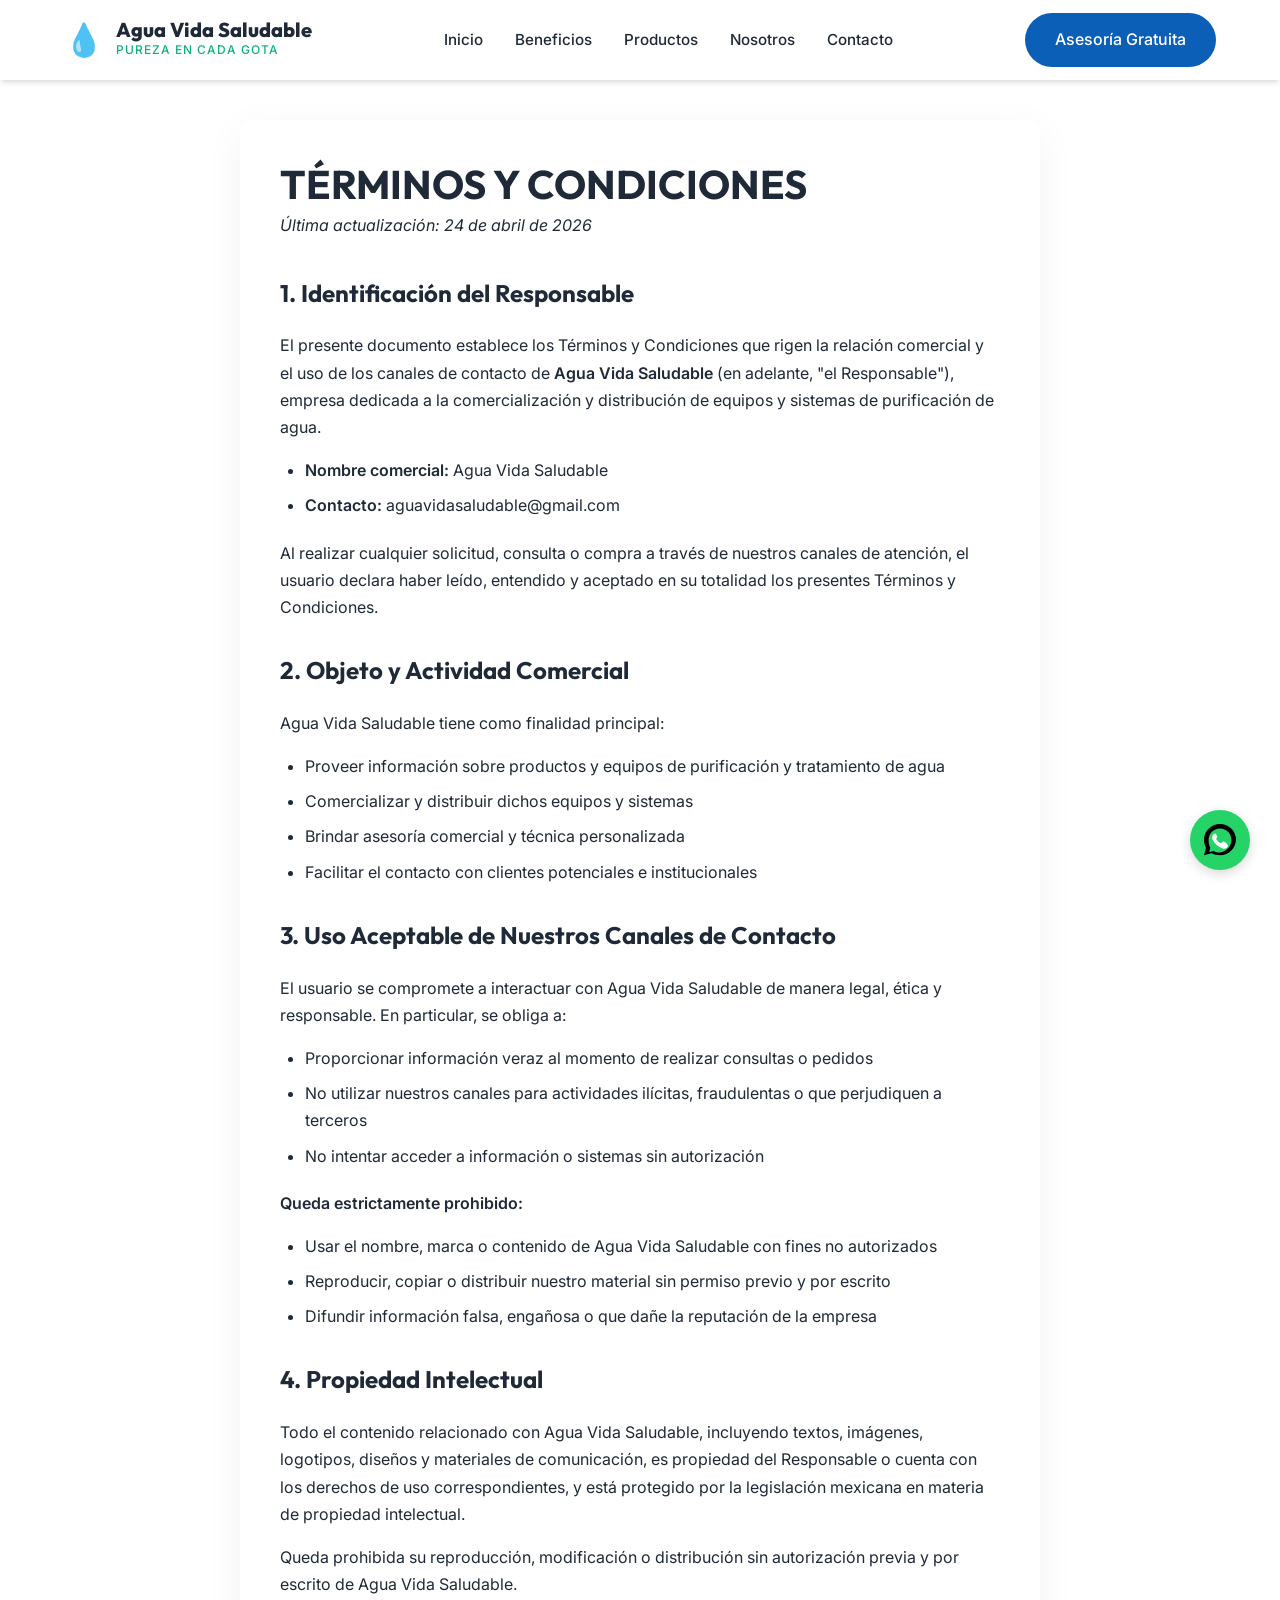
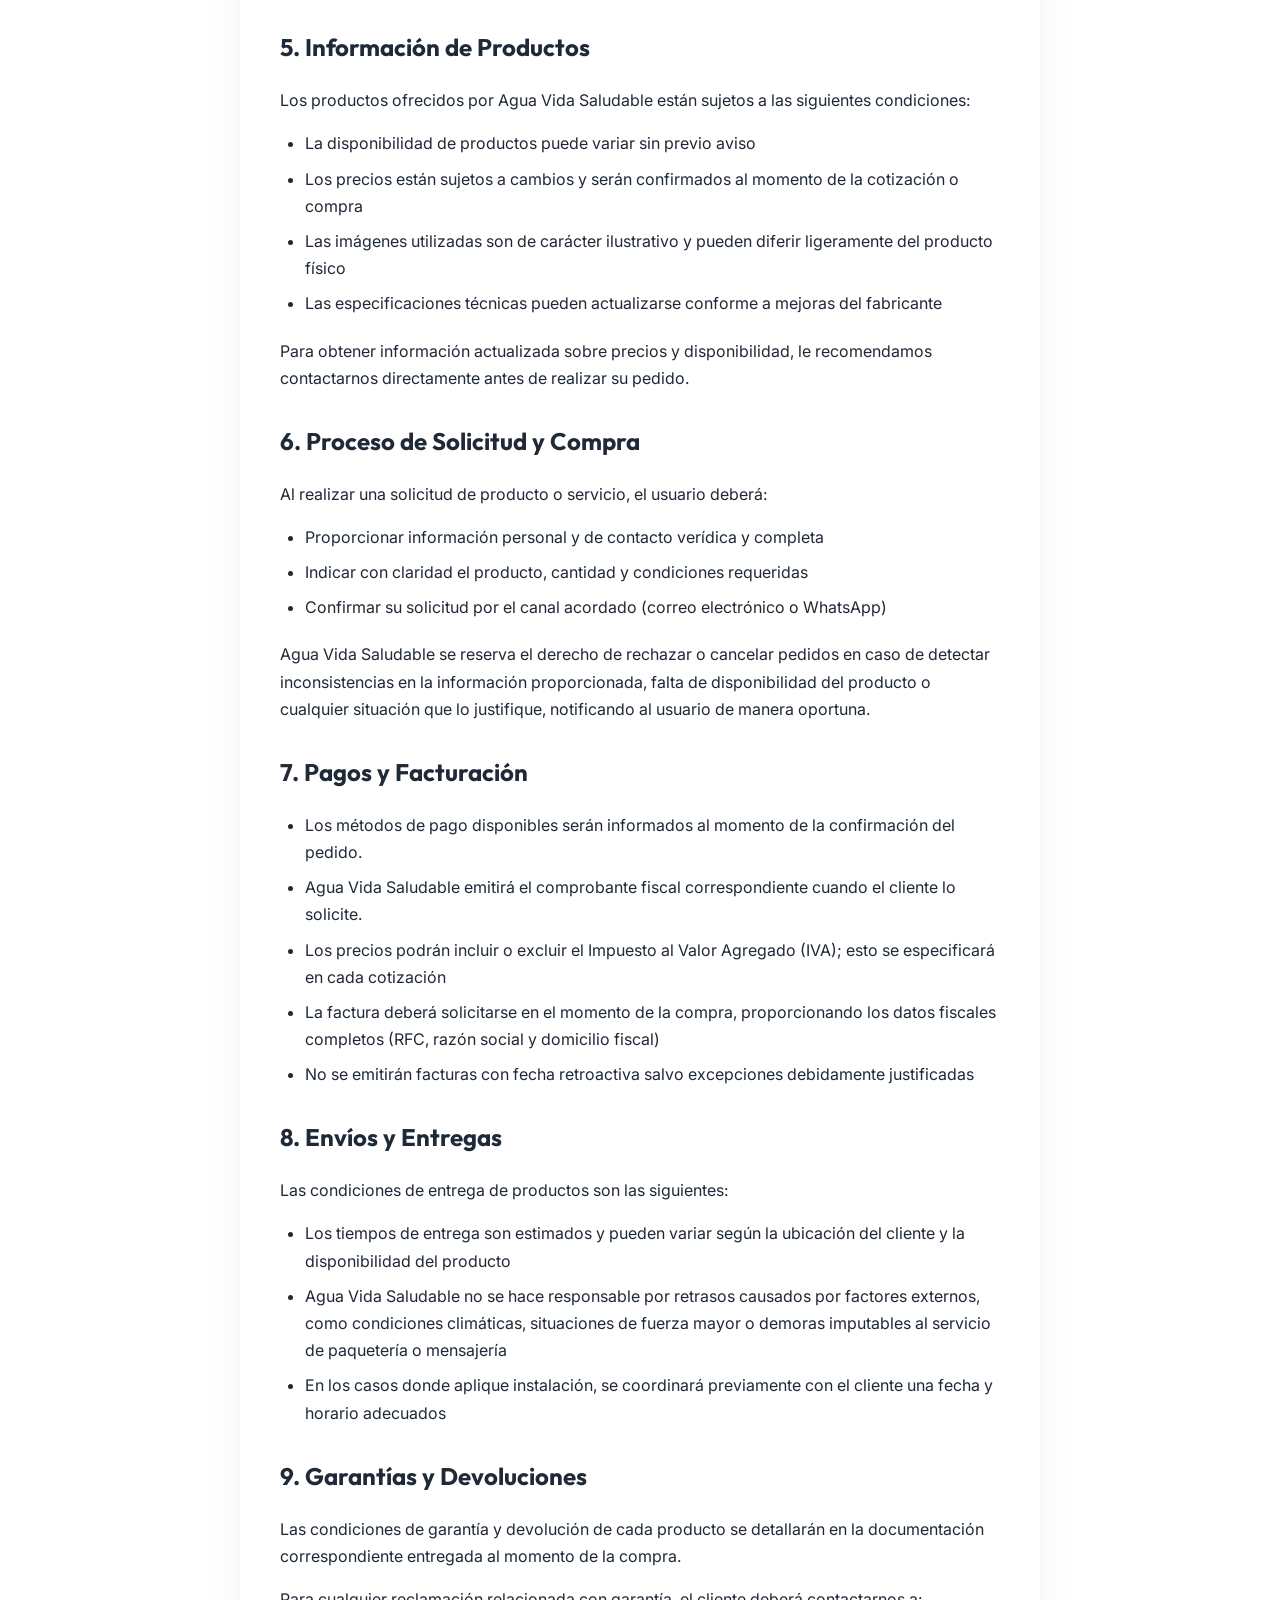
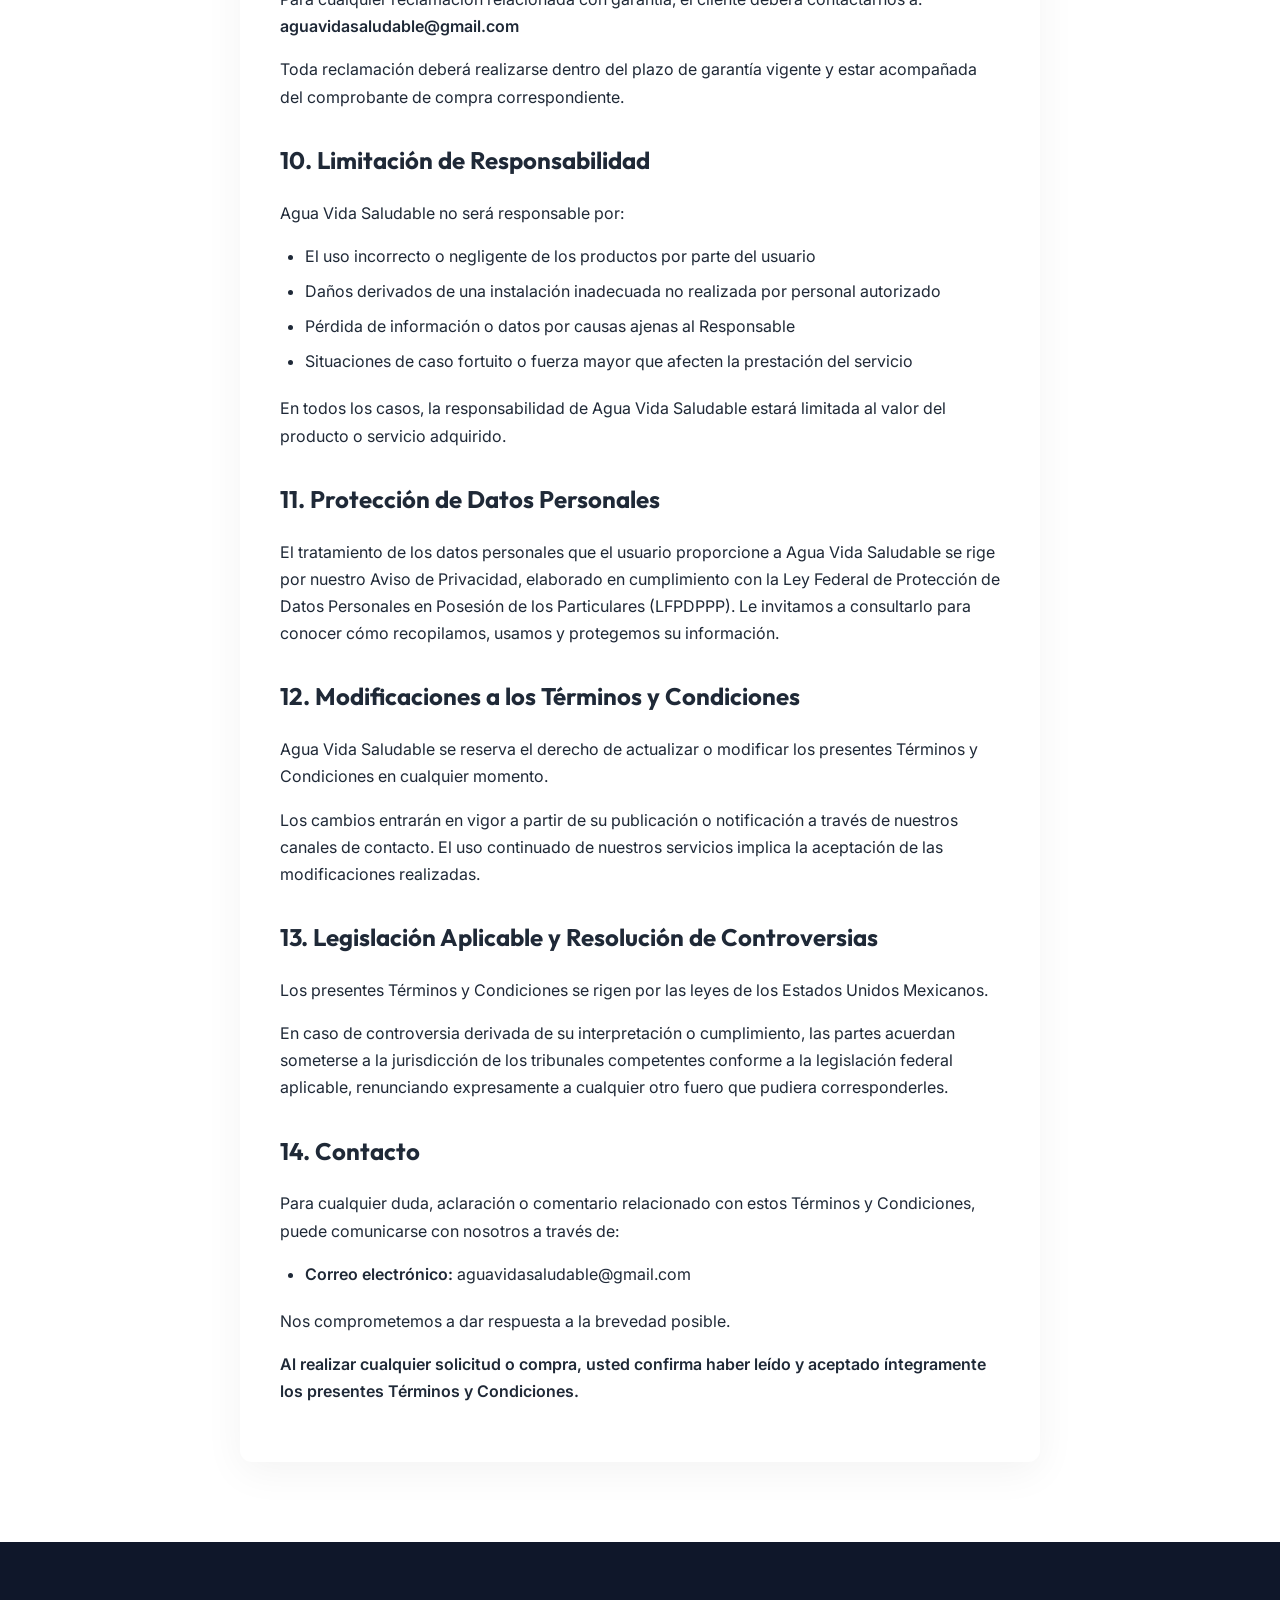
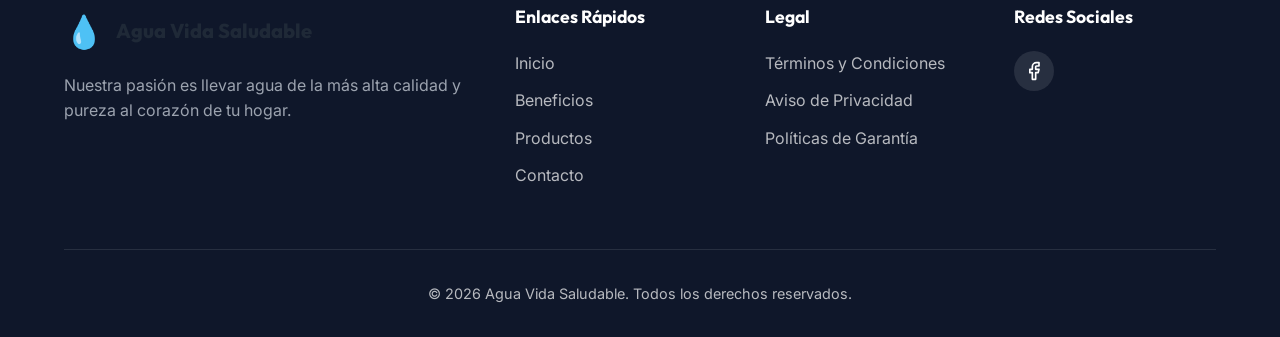
<file: terminos-condiciones.html>
<!DOCTYPE html>
<html lang="es">

<head>
    <meta charset="UTF-8">
    <meta name="viewport" content="width=device-width, initial-scale=1.0">
    <title>Términos y Condiciones | Agua Vida Saludable</title>
    <meta name="description" content="Términos y Condiciones de uso y relación comercial de Agua Vida Saludable.">

    <!-- Google Fonts -->
    <link rel="preconnect" href="https://fonts.googleapis.com">
    <link rel="preconnect" href="https://fonts.gstatic.com" crossorigin>
    <link
        href="https://fonts.googleapis.com/css2?family=Outfit:wght@300;400;500;600;700;800&family=Inter:wght@300;400;500;600&display=swap"
        rel="stylesheet">

    <link rel="stylesheet" href="styles.css">
    <style>
        .privacy-section {
            padding: 120px 0 80px;
            background-color: var(--bg-light);
        }

        .privacy-container {
            max-width: 800px;
            margin: 0 auto;
            background: #fff;
            padding: 40px;
            border-radius: 12px;
            box-shadow: 0 10px 40px rgba(0, 0, 0, 0.05);
        }

        .privacy-container h1 {
            color: var(--primary);
            font-size: 2.5rem;
            margin-bottom: 5px;
        }

        .privacy-container .last-updated {
            color: var(--text-gray);
            font-style: italic;
            margin-bottom: 40px;
            display: block;
        }

        .privacy-container h2 {
            color: var(--text-dark);
            font-size: 1.5rem;
            margin-top: 35px;
            margin-bottom: 15px;
            border-bottom: 2px solid var(--accent-light);
            padding-bottom: 10px;
        }

        .privacy-container p {
            color: var(--text-gray);
            line-height: 1.7;
            margin-bottom: 16px;
        }

        .privacy-container ul {
            list-style-type: disc;
            margin-left: 25px;
            margin-bottom: 20px;
            color: var(--text-gray);
            line-height: 1.7;
        }

        .privacy-container li {
            margin-bottom: 8px;
        }

        .privacy-container strong {
            color: var(--text-dark);
            font-weight: 600;
        }

        @media (max-width: 768px) {
            .privacy-container {
                padding: 24px;
            }

            .privacy-container h1 {
                font-size: 2rem;
            }
        }
    </style>
</head>

<body>
    <!-- Navbar -->
    <header class="header bg-white shadow-sm" id="header" style="background-color: white;">
        <div class="container nav-container">
            <a href="index.html" class="logo">
                <span class="logo-icon">💧</span>
                <div class="logo-text">
                    <span class="logo-title" style="color: var(--text-dark);">Agua Vida Saludable</span>
                    <span class="logo-subtitle">Pureza en cada gota</span>
                </div>
            </a>

            <nav class="nav-menu" id="nav-menu">
                <ul class="nav-list">
                    <li class="nav-item"><a href="index.html#inicio" class="nav-link"
                            style="color: var(--text-dark);">Inicio</a></li>
                    <li class="nav-item"><a href="index.html#beneficios" class="nav-link"
                            style="color: var(--text-dark);">Beneficios</a></li>
                    <li class="nav-item"><a href="index.html#productos" class="nav-link"
                            style="color: var(--text-dark);">Productos</a></li>
                    <li class="nav-item"><a href="index.html#nosotros" class="nav-link"
                            style="color: var(--text-dark);">Nosotros</a></li>
                    <li class="nav-item"><a href="index.html#contacto" class="nav-link"
                            style="color: var(--text-dark);">Contacto</a></li>
                </ul>
                <div class="nav-close" id="nav-close">
                    <span>✕</span>
                </div>
            </nav>

            <div class="nav-actions">
                <a href="index.html#contacto" class="btn btn-primary d-none-mobile">Asesoría Gratuita</a>
                <div class="nav-toggle" id="nav-toggle">
                    <span class="bar" style="background-color: var(--text-dark);"></span>
                    <span class="bar" style="background-color: var(--text-dark);"></span>
                    <span class="bar" style="background-color: var(--text-dark);"></span>
                </div>
            </div>
        </div>
    </header>

    <main>
        <section class="privacy-section fade-in-up">
            <div class="container">
                <div class="privacy-container">
                    <h1>TÉRMINOS Y CONDICIONES</h1>
                    <span class="last-updated">Última actualización: 24 de abril de 2026</span>

                    <h2>1. Identificación del Responsable</h2>
                    <p>El presente documento establece los Términos y Condiciones que rigen la relación comercial y el uso de los canales de contacto de <strong>Agua Vida Saludable</strong> (en adelante, "el Responsable"), empresa dedicada a la comercialización y distribución de equipos y sistemas de purificación de agua.</p>
                    <ul>
                        <li><strong>Nombre comercial:</strong> Agua Vida Saludable</li>
                        <li><strong>Contacto:</strong> aguavidasaludable@gmail.com</li>
                    </ul>
                    <p>Al realizar cualquier solicitud, consulta o compra a través de nuestros canales de atención, el usuario declara haber leído, entendido y aceptado en su totalidad los presentes Términos y Condiciones.</p>

                    <h2>2. Objeto y Actividad Comercial</h2>
                    <p>Agua Vida Saludable tiene como finalidad principal:</p>
                    <ul>
                        <li>Proveer información sobre productos y equipos de purificación y tratamiento de agua</li>
                        <li>Comercializar y distribuir dichos equipos y sistemas</li>
                        <li>Brindar asesoría comercial y técnica personalizada</li>
                        <li>Facilitar el contacto con clientes potenciales e institucionales</li>
                    </ul>

                    <h2>3. Uso Aceptable de Nuestros Canales de Contacto</h2>
                    <p>El usuario se compromete a interactuar con Agua Vida Saludable de manera legal, ética y responsable. En particular, se obliga a:</p>
                    <ul>
                        <li>Proporcionar información veraz al momento de realizar consultas o pedidos</li>
                        <li>No utilizar nuestros canales para actividades ilícitas, fraudulentas o que perjudiquen a terceros</li>
                        <li>No intentar acceder a información o sistemas sin autorización</li>
                    </ul>
                    <p><strong>Queda estrictamente prohibido:</strong></p>
                    <ul>
                        <li>Usar el nombre, marca o contenido de Agua Vida Saludable con fines no autorizados</li>
                        <li>Reproducir, copiar o distribuir nuestro material sin permiso previo y por escrito</li>
                        <li>Difundir información falsa, engañosa o que dañe la reputación de la empresa</li>
                    </ul>

                    <h2>4. Propiedad Intelectual</h2>
                    <p>Todo el contenido relacionado con Agua Vida Saludable, incluyendo textos, imágenes, logotipos, diseños y materiales de comunicación, es propiedad del Responsable o cuenta con los derechos de uso correspondientes, y está protegido por la legislación mexicana en materia de propiedad intelectual.</p>
                    <p>Queda prohibida su reproducción, modificación o distribución sin autorización previa y por escrito de Agua Vida Saludable.</p>

                    <h2>5. Información de Productos</h2>
                    <p>Los productos ofrecidos por Agua Vida Saludable están sujetos a las siguientes condiciones:</p>
                    <ul>
                        <li>La disponibilidad de productos puede variar sin previo aviso</li>
                        <li>Los precios están sujetos a cambios y serán confirmados al momento de la cotización o compra</li>
                        <li>Las imágenes utilizadas son de carácter ilustrativo y pueden diferir ligeramente del producto físico</li>
                        <li>Las especificaciones técnicas pueden actualizarse conforme a mejoras del fabricante</li>
                    </ul>
                    <p>Para obtener información actualizada sobre precios y disponibilidad, le recomendamos contactarnos directamente antes de realizar su pedido.</p>

                    <h2>6. Proceso de Solicitud y Compra</h2>
                    <p>Al realizar una solicitud de producto o servicio, el usuario deberá:</p>
                    <ul>
                        <li>Proporcionar información personal y de contacto verídica y completa</li>
                        <li>Indicar con claridad el producto, cantidad y condiciones requeridas</li>
                        <li>Confirmar su solicitud por el canal acordado (correo electrónico o WhatsApp)</li>
                    </ul>
                    <p>Agua Vida Saludable se reserva el derecho de rechazar o cancelar pedidos en caso de detectar inconsistencias en la información proporcionada, falta de disponibilidad del producto o cualquier situación que lo justifique, notificando al usuario de manera oportuna.</p>

                    <h2>7. Pagos y Facturación</h2>
                    <ul>
                        <li>Los métodos de pago disponibles serán informados al momento de la confirmación del pedido.</li>
                        <li>Agua Vida Saludable emitirá el comprobante fiscal correspondiente cuando el cliente lo solicite.</li>
                        <li>Los precios podrán incluir o excluir el Impuesto al Valor Agregado (IVA); esto se especificará en cada cotización</li>
                        <li>La factura deberá solicitarse en el momento de la compra, proporcionando los datos fiscales completos (RFC, razón social y domicilio fiscal)</li>
                        <li>No se emitirán facturas con fecha retroactiva salvo excepciones debidamente justificadas</li>
                    </ul>

                    <h2>8. Envíos y Entregas</h2>
                    <p>Las condiciones de entrega de productos son las siguientes:</p>
                    <ul>
                        <li>Los tiempos de entrega son estimados y pueden variar según la ubicación del cliente y la disponibilidad del producto</li>
                        <li>Agua Vida Saludable no se hace responsable por retrasos causados por factores externos, como condiciones climáticas, situaciones de fuerza mayor o demoras imputables al servicio de paquetería o mensajería</li>
                        <li>En los casos donde aplique instalación, se coordinará previamente con el cliente una fecha y horario adecuados</li>
                    </ul>

                    <h2>9. Garantías y Devoluciones</h2>
                    <p>Las condiciones de garantía y devolución de cada producto se detallarán en la documentación correspondiente entregada al momento de la compra.</p>
                    <p>Para cualquier reclamación relacionada con garantía, el cliente deberá contactarnos a: <strong>aguavidasaludable@gmail.com</strong></p>
                    <p>Toda reclamación deberá realizarse dentro del plazo de garantía vigente y estar acompañada del comprobante de compra correspondiente.</p>

                    <h2>10. Limitación de Responsabilidad</h2>
                    <p>Agua Vida Saludable no será responsable por:</p>
                    <ul>
                        <li>El uso incorrecto o negligente de los productos por parte del usuario</li>
                        <li>Daños derivados de una instalación inadecuada no realizada por personal autorizado</li>
                        <li>Pérdida de información o datos por causas ajenas al Responsable</li>
                        <li>Situaciones de caso fortuito o fuerza mayor que afecten la prestación del servicio</li>
                    </ul>
                    <p>En todos los casos, la responsabilidad de Agua Vida Saludable estará limitada al valor del producto o servicio adquirido.</p>

                    <h2>11. Protección de Datos Personales</h2>
                    <p>El tratamiento de los datos personales que el usuario proporcione a Agua Vida Saludable se rige por nuestro <a href="aviso-privacidad.html" style="color: var(--primary);">Aviso de Privacidad</a>, elaborado en cumplimiento con la Ley Federal de Protección de Datos Personales en Posesión de los Particulares (LFPDPPP). Le invitamos a consultarlo para conocer cómo recopilamos, usamos y protegemos su información.</p>

                    <h2>12. Modificaciones a los Términos y Condiciones</h2>
                    <p>Agua Vida Saludable se reserva el derecho de actualizar o modificar los presentes Términos y Condiciones en cualquier momento.</p>
                    <p>Los cambios entrarán en vigor a partir de su publicación o notificación a través de nuestros canales de contacto. El uso continuado de nuestros servicios implica la aceptación de las modificaciones realizadas.</p>

                    <h2>13. Legislación Aplicable y Resolución de Controversias</h2>
                    <p>Los presentes Términos y Condiciones se rigen por las leyes de los Estados Unidos Mexicanos.</p>
                    <p>En caso de controversia derivada de su interpretación o cumplimiento, las partes acuerdan someterse a la jurisdicción de los tribunales competentes conforme a la legislación federal aplicable, renunciando expresamente a cualquier otro fuero que pudiera corresponderles.</p>

                    <h2>14. Contacto</h2>
                    <p>Para cualquier duda, aclaración o comentario relacionado con estos Términos y Condiciones, puede comunicarse con nosotros a través de:</p>
                    <ul>
                        <li><strong>Correo electrónico:</strong> aguavidasaludable@gmail.com</li>
                    </ul>
                    <p>Nos comprometemos a dar respuesta a la brevedad posible.</p>
                    <p><strong>Al realizar cualquier solicitud o compra, usted confirma haber leído y aceptado íntegramente los presentes Términos y Condiciones.</strong></p>
                </div>
            </div>
        </section>
    </main>

    <!-- Footer -->
    <footer class="footer">
        <div class="container">
            <div class="footer-grid">
                <div class="footer-col brand-col">
                    <a href="index.html" class="logo text-white mb-4">
                        <span class="logo-icon">💧</span>
                        <div class="logo-text">
                            <span class="logo-title">Agua Vida Saludable</span>
                        </div>
                    </a>
                    <p class="footer-desc text-gray">Nuestra pasión es llevar agua de la más alta calidad y pureza al
                        corazón de tu hogar.</p>
                </div>

                <div class="footer-col">
                    <h4 class="footer-heading">Enlaces Rápidos</h4>
                    <ul class="footer-links">
                        <li><a href="index.html#inicio">Inicio</a></li>
                        <li><a href="index.html#beneficios">Beneficios</a></li>
                        <li><a href="index.html#productos">Productos</a></li>
                        <li><a href="index.html#contacto">Contacto</a></li>
                    </ul>
                </div>

                <div class="footer-col">
                    <h4 class="footer-heading">Legal</h4>
                    <ul class="footer-links">
                        <li><a href="terminos-condiciones.html">Términos y Condiciones</a></li>
                        <li><a href="aviso-privacidad.html">Aviso de Privacidad</a></li>
                        <li><a href="politicas-garantia.html">Políticas de Garantía</a></li>
                    </ul>
                </div>

                <div class="footer-col">
                    <h4 class="footer-heading">Redes Sociales</h4>
                    <div class="social-links">
                        <a href="https://www.facebook.com/share/18jmCmpizF/" target="_blank" class="social-link"
                            aria-label="Facebook">
                            <svg width="20" height="20" viewBox="0 0 24 24" fill="none" stroke="currentColor"
                                stroke-width="2" stroke-linecap="round" stroke-linejoin="round">
                                <path d="M18 2h-3a5 5 0 0 0-5 5v3H7v4h3v8h4v-8h3l1-4h-4V7a1 1 0 0 1 1-1h3z"></path>
                            </svg>
                        </a>
                    </div>
                </div>
            </div>

            <div class="footer-bottom text-center">
                <p>&copy; 2026 Agua Vida Saludable. Todos los derechos reservados.</p>
            </div>
        </div>
    </footer>

    <!-- Floating WhatsApp Button -->
    <a href="https://wa.me/525610615528" id="whatsapp-btn" target="_blank" class="floating-whatsapp"
        aria-label="Chat on WhatsApp">
        <svg viewBox="0 0 32 32" fill="currentColor">
            <path
                d="M16,0C7.163,0,0,7.163,0,16c0,2.83,0.74,5.485,2.03,7.802l-2.02,7.362l7.531-1.977C9.822,30.41,12.802,31.2,16,31.2  c8.837,0,16-7.163,16-16C32,7.163,24.837,0,16,0z M16,28.6c-2.316,0-4.48-0.612-6.36-1.666l-4.475,1.176l1.196-4.364  C5.302,21.848,4.6,19.012,4.6,16c0-6.286,5.114-11.4,11.4-11.4S27.4,9.714,27.4,16S22.286,27.4,16,28.6z"
                fill="#000000" />
            <path
                d="M21.902,18.73c-0.347-0.174-2.05-1.013-2.368-1.129c-0.318-0.116-0.549-0.174-0.781,0.174  c-0.231,0.347-0.896,1.129-1.098,1.36c-0.203,0.232-0.405,0.261-0.752,0.087c-0.347-0.174-1.464-0.54-2.788-1.718  c-1.031-0.917-1.727-2.049-1.93-2.397c-0.203-0.347-0.022-0.536,0.152-0.709c0.156-0.156,0.347-0.405,0.52-0.608  c0.174-0.203,0.231-0.347,0.347-0.579c0.116-0.232,0.058-0.434-0.029-0.608c-0.087-0.174-0.781-1.882-1.07-2.576  C11.834,9.721,11.554,9.75,11.332,9.75c-0.203,0-0.521-0.029-0.781-0.029c-0.26,0-0.694,0.087-1.07,0.492  C9.104,10.619,8.063,11.574,8.063,13.513c0,1.939,1.446,3.819,1.649,4.08c0.203,0.261,2.789,4.257,6.755,5.972  c0.943,0.408,1.678,0.652,2.253,0.835c0.948,0.301,1.81,0.258,2.492,0.156c0.763-0.113,2.05-0.838,2.34-1.649  c0.289-0.81,0.289-1.505,0.203-1.649S22.25,18.904,21.902,18.73z"
                fill="#ffffff" />
        </svg>
    </a>

    <script src="script.js"></script>
</body>

</html>
</file>
<file: styles.css>
/* =====================
   Variables & Theme
   ===================== */
:root {
    --primary-blue: #0b5fb6;
    --primary-blue-hover: #08498f;
    --primary-blue-light: #e6f0fa;
    --accent-green: #0cb37d;
    --accent-green-hover: #0a9668;
    --accent-green-light: #e6f7f2;
    --text-main: #1f2937;
    --text-muted: #4b5563;
    --text-light: #9ca3af;
    --bg-main: #ffffff;
    --bg-alt: #f8fafc;
    --bg-dark: #0f172a;
    --font-heading: 'Outfit', sans-serif;
    --font-body: 'Inter', sans-serif;
    --max-width: 1200px;
    --nav-height: 80px;
    --transition: all 0.3s cubic-bezier(0.4, 0, 0.2, 1);
    --shadow-sm: 0 1px 2px 0 rgb(0 0 0 / 0.05);
    --shadow-md: 0 4px 6px -1px rgb(0 0 0 / 0.1), 0 2px 4px -2px rgb(0 0 0 / 0.1);
    --shadow-lg: 0 10px 15px -3px rgb(0 0 0 / 0.1), 0 4px 6px -4px rgb(0 0 0 / 0.1);
    --shadow-xl: 0 20px 25px -5px rgb(0 0 0 / 0.1), 0 8px 10px -6px rgb(0 0 0 / 0.1);
}

* { margin: 0; padding: 0; box-sizing: border-box; }
html { scroll-behavior: smooth; scroll-padding-top: var(--nav-height); }
body { font-family: var(--font-body); color: var(--text-main); background-color: var(--bg-main); line-height: 1.6; overflow-x: hidden; }
h1, h2, h3, h4, h5, h6 { font-family: var(--font-heading); font-weight: 700; line-height: 1.2; color: var(--text-main); }
a { text-decoration: none; color: inherit; }
ul { list-style: none; }
img { max-width: 100%; height: auto; display: block; }

.container { width: 100%; max-width: var(--max-width); margin: 0 auto; padding: 0 1.5rem; }
.text-primary { color: var(--primary-blue); }
.text-green { color: var(--accent-green); }
.text-white { color: #ffffff; }
.text-gray { color: var(--text-light); }
.text-white-80 { color: rgba(255,255,255,0.8); }

.bg-blue-light { background-color: var(--primary-blue-light); }
.bg-green-light { background-color: var(--accent-green-light); }
.bg-green { background-color: var(--accent-green); color: white; }
.bg-blue { background-color: var(--primary-blue); color: white; }
.bg-green-dark { background-color: var(--accent-green-hover); color: white; }
.bg-white { background-color: var(--bg-main); }
.bg-gradient-blue { background: linear-gradient(135deg, #0b5fb6 0%, #06356b 100%); }

.text-center { text-align: center; }
.text-right { text-align: right; }
.center { margin-left: auto; margin-right: auto; text-align: center; }
.section { padding: 6rem 0; }
.section-bg { background-color: var(--bg-alt); }
.section-dark { background-color: var(--bg-dark); }
.pb-0 { padding-bottom: 0; }
.mb-4 { margin-bottom: 1rem; }
.mb-6 { margin-bottom: 1.5rem; }
.mb-8 { margin-bottom: 2rem; }
.mb-extra { margin-bottom: 4rem; }

.shadow-md { box-shadow: var(--shadow-md); }
.shadow-lg { box-shadow: var(--shadow-lg); }
.shadow-xl { box-shadow: var(--shadow-xl); }
.rounded-img { border-radius: 12px; }
.rounded-2xl { border-radius: 1rem; }
.overflow-hidden { overflow: hidden; }

.p-wide { padding: 3rem; }
.grid-2 { display: grid; grid-template-columns: 1fr 1fr; }
.gap-md { gap: 1rem; }
.gap-alot { gap: 4rem; }
.items-center { align-items: center; }
.relative { position: relative; }
.max-w-sm { max-width: 400px; margin-left: auto; }

.btn { display: inline-flex; align-items: center; justify-content: center; padding: 0.75rem 1.75rem; border-radius: 50px; font-family: var(--font-body); font-weight: 500; transition: var(--transition); cursor: pointer; border: 2px solid transparent; }
.btn-primary { background-color: var(--primary-blue); color: white; }
.btn-primary:hover { background-color: var(--primary-blue-hover); transform: translateY(-2px); box-shadow: 0 4px 12px rgba(11, 95, 182, 0.3); }
.btn-outline { background-color: transparent; color: var(--primary-blue); border-color: var(--primary-blue); }
.btn-outline:hover { background-color: var(--primary-blue); color: white; }
.btn-large { padding: 1rem 2.5rem; font-size: 1.1rem; }
.btn-full { width: 100%; }

.header { position: fixed; top: 0; left: 0; width: 100%; height: var(--nav-height); background-color: rgba(255, 255, 255, 0.95); backdrop-filter: blur(10px); z-index: 1000; box-shadow: var(--shadow-sm); transition: var(--transition); }
.header.scrolled { box-shadow: var(--shadow-md); }
.nav-container { display: flex; justify-content: space-between; align-items: center; height: 100%; }
.logo { display: flex; align-items: center; gap: 0.75rem; }
.logo-icon { font-size: 2rem; color: var(--primary-blue); }
.logo-text { display: flex; flex-direction: column; }
.logo-title { font-family: var(--font-heading); font-weight: 800; font-size: 1.25rem; line-height: 1; color: var(--text-main); }
.logo-subtitle { font-size: 0.75rem; font-weight: 500; color: var(--accent-green); text-transform: uppercase; letter-spacing: 1px; }
.nav-list { display: flex; gap: 2rem; }
.nav-link { font-weight: 500; font-size: 0.95rem; color: var(--text-muted); transition: var(--transition); position: relative; }
.nav-link:hover, .nav-link.active { color: var(--primary-blue); }
.nav-link::after { content: ''; position: absolute; bottom: -4px; left: 0; width: 0; height: 2px; background-color: var(--primary-blue); transition: width 0.3s ease; }
.nav-link:hover::after, .nav-link.active::after { width: 100%; }
.nav-close { display: none; position: absolute; top: 1.5rem; right: 1.5rem; font-size: 1.5rem; cursor: pointer; }
.nav-actions { display: flex; align-items: center; gap: 1rem; }
.nav-toggle { display: none; cursor: pointer; flex-direction: column; gap: 5px; }
.bar { width: 25px; height: 3px; background-color: var(--text-main); transition: var(--transition); border-radius: 3px; }

.hero { position: relative; padding-top: var(--nav-height); min-height: 100vh; display: flex; align-items: center; background-color: var(--bg-alt); background-image: url('hero-bg.png'); background-size: cover; background-position: center; overflow: hidden; }
.hero-overlay { position: absolute; inset: 0; background: linear-gradient(90deg, rgba(255,255,255,0.9) 0%, rgba(255,255,255,0.6) 50%, rgba(255,255,255,0) 100%); z-index: 1; }
.hero-container { position: relative; z-index: 2; }
.hero-content { max-width: 650px; padding: 4rem 0; }
.badge { display: inline-block; padding: 0.5rem 1rem; background-color: rgba(11, 95, 182, 0.1); color: var(--primary-blue); border-radius: 50px; font-size: 0.85rem; font-weight: 600; margin-bottom: 1.5rem; border: 1px solid rgba(11, 95, 182, 0.2); }
.hero-title { font-size: 4rem; margin-bottom: 1.5rem; letter-spacing: -1px; }
.text-gradient { background: linear-gradient(to right, var(--primary-blue), var(--accent-green)); -webkit-background-clip: text; -webkit-text-fill-color: transparent; background-clip: text; }
.hero-description { font-size: 1.25rem; color: var(--text-muted); margin-bottom: 2.5rem; }
.hero-btns { display: flex; gap: 1rem; }
.hero-shape { position: absolute; bottom: 0; left: 0; width: 100%; z-index: 2; transform: translateY(1px); }

.section-header { margin-bottom: 4rem; }
.section-header.center { max-width: 700px; }
.section-subtitle { font-weight: 600; color: var(--accent-green); text-transform: uppercase; letter-spacing: 1px; font-size: 0.85rem; display: block; margin-bottom: 0.5rem; }
.section-subtitle.text-light { color: var(--accent-green-light); }
.section-title { font-size: 2.5rem; margin-bottom: 1rem; }
.section-title.text-white { color: white; }
.section-description { font-size: 1.1rem; color: var(--text-muted); }
.header-col { flex: 1; }
.section-header:not(.center) { display: flex; justify-content: space-between; align-items: flex-end; }

/* =====================
   Beneficios Redesign
   ===================== */
.section-beneficios {
    background: linear-gradient(180deg, #f0f7ff 0%, #ffffff 100%);
    position: relative;
    padding: 6rem 0;
    overflow: hidden;
}
.section-beneficios::before,
.section-beneficios::after {
    content: '';
    position: absolute;
    border-radius: 50%;
    filter: blur(80px);
    z-index: 0;
    opacity: 0.5;
}
.section-beneficios::before {
    width: 400px;
    height: 400px;
    background: rgba(11, 95, 182, 0.15);
    top: -100px;
    left: -100px;
}
.section-beneficios::after {
    width: 300px;
    height: 300px;
    background: rgba(12, 179, 125, 0.15);
    bottom: 50px;
    right: -50px;
}
.section-beneficios .container {
    position: relative;
    z-index: 1;
}

.subtitle-leaf {
    display: inline-flex;
    align-items: center;
    justify-content: center;
    gap: 8px;
    font-size: 0.85rem;
    color: var(--accent-green);
    font-weight: 700;
    letter-spacing: 1px;
    text-transform: uppercase;
}

.benefits-grid-new {
    display: grid;
    grid-template-columns: repeat(4, 1fr);
    gap: 2rem;
    margin-top: 3rem;
}

.benefit-card-new {
    background: white;
    border-radius: 20px;
    box-shadow: 0 10px 40px rgba(11, 95, 182, 0.08);
    display: flex;
    flex-direction: column;
    height: 100%;
    transition: var(--transition);
    position: relative;
    z-index: 2;
}

.benefit-card-new:hover {
    transform: translateY(-10px);
    box-shadow: 0 20px 40px rgba(11, 95, 182, 0.15);
}

.benefit-header {
    position: relative;
    padding: 1.5rem 1.5rem 0;
    margin-bottom: 2.5rem;
}

.benefit-img-wrapper {
    width: 100%;
    height: 180px;
    border-radius: 16px 16px 100px 100px;
    overflow: hidden;
    position: relative;
    box-shadow: 0 8px 16px rgba(0,0,0,0.06);
}

.benefit-img-wrapper img {
    width: 100%;
    height: 100%;
    object-fit: cover;
    transition: transform 0.5s ease;
}

.benefit-card-new:hover .benefit-img-wrapper img {
    transform: scale(1.05);
}

.benefit-icon-circle {
    position: absolute;
    bottom: -24px;
    left: 50%;
    transform: translateX(-50%);
    width: 56px;
    height: 56px;
    border-radius: 50%;
    border: 4px solid white;
    display: flex;
    align-items: center;
    justify-content: center;
    z-index: 2;
    box-shadow: 0 4px 10px rgba(0,0,0,0.1);
}

.benefit-icon-circle.bg-blue { background-color: var(--primary-blue); color: white; }
.benefit-icon-circle.bg-green { background-color: var(--accent-green); color: white; }

.benefit-content {
    padding: 0 2rem 2.5rem;
    display: flex;
    flex-direction: column;
    align-items: center;
    flex: 1;
}

.benefit-content .benefit-title {
    font-size: 1.25rem;
    color: var(--primary-blue);
    font-weight: 700;
    margin-bottom: 0.75rem;
    text-align: center;
}

.benefit-content .divider {
    width: 40px;
    height: 3px;
    border-radius: 2px;
    margin-bottom: 1.25rem;
}
.divider.bg-blue { background-color: var(--primary-blue); }
.divider.bg-green { background-color: var(--accent-green); }

.benefit-content .benefit-desc {
    text-align: center;
    color: var(--text-muted);
    font-size: 0.95rem;
    line-height: 1.6;
}

@media (max-width: 1200px) {
    .benefits-grid-new {
        grid-template-columns: repeat(2, 1fr);
    }
}

@media (max-width: 640px) {
    .benefits-grid-new {
        grid-template-columns: 1fr;
    }
}

.products-grid { display: grid; grid-template-columns: repeat(auto-fit, minmax(320px, 1fr)); gap: 2rem; }
.product-card { background: white; border-radius: 1rem; overflow: hidden; box-shadow: var(--shadow-md); transition: var(--transition); position: relative; display: flex; flex-direction: column; }
.product-card:hover { transform: translateY(-10px); box-shadow: var(--shadow-xl); }
.product-badge { position: absolute; top: 1rem; right: 1rem; background-color: var(--primary-blue); color: white; font-size: 0.75rem; font-weight: 600; padding: 0.25rem 0.75rem; border-radius: 50px; z-index: 2; }
.product-image-wrapper { height: 250px; padding: 2rem; background-color: var(--bg-alt); display: flex; align-items: center; justify-content: center; }
.product-img { max-height: 100%; object-fit: contain; transition: var(--transition); }
.product-card:hover .product-img { transform: scale(1.05); }
.product-content { padding: 2rem; display: flex; flex-direction: column; flex: 1; }
.product-title { font-size: 1.25rem; margin-bottom: 0.5rem; }
.product-desc { color: var(--text-muted); font-size: 0.95rem; margin-bottom: 1.5rem; flex-grow: 1; }
.product-features { margin-bottom: 2rem; }
.product-features li { font-size: 0.9rem; color: var(--text-muted); margin-bottom: 0.5rem; }
.product-footer { margin-top: auto; }

.steps-list { margin-top: 3rem; }
.step-item { display: flex; gap: 1.5rem; margin-bottom: 2rem; }
.step-number { width: 40px; height: 40px; flex-shrink: 0; background-color: var(--primary-blue); color: white; border-radius: 50%; display: flex; align-items: center; justify-content: center; font-family: var(--font-heading); font-weight: 700; font-size: 1.25rem; }
.step-title { color: white; margin-bottom: 0.25rem; }
.step-desc { color: rgba(255, 255, 255, 0.7); font-size: 0.95rem; }
.image-wrapper { position: relative; border-radius: 12px; }
.image-wrapper.with-border { padding: 1rem; background: rgba(255, 255, 255, 0.05); border: 1px solid rgba(255, 255, 255, 0.1); }
.floating-card { position: absolute; background: white; padding: 1rem 1.5rem; border-radius: 1rem; box-shadow: var(--shadow-lg); display: flex; align-items: center; gap: 1rem; z-index: 3; }
.floating-card.top-right { top: -20px; right: -20px; }
.floating-card .highlight-icon { font-size: 2rem; }
.floating-card .highlight-text strong { display: block; color: var(--text-main); font-size: 1.5rem; font-family: var(--font-heading); line-height: 1; }
.floating-card .highlight-text span { font-size: 0.8rem; color: var(--text-muted); }
@keyframes bounce-slow { 0%, 100% { transform: translateY(0); } 50% { transform: translateY(-10px); } }
.bounce { animation: bounce-slow 4s infinite ease-in-out; }
.section-shape { position: absolute; left: 0; width: 100%; z-index: 10; }
.section-shape.top { top: 0; transform: translateY(-1px); }
.section-shape.bottom { bottom: 0; transform: translateY(1px); }

.testimonials-grid { display: grid; grid-template-columns: repeat(auto-fit, minmax(300px, 1fr)); gap: 2rem; margin-bottom: 4rem; }
.testimonial-card { background: white; padding: 2.5rem; border-radius: 1rem; box-shadow: var(--shadow-md); }
.rating { color: #f59e0b; margin-bottom: 1rem; font-size: 1.25rem; }
.testimonial-text { font-style: italic; color: var(--text-muted); margin-bottom: 1.5rem; font-size: 1rem; }
.author { display: flex; align-items: center; gap: 1rem; }
.author-img { width: 50px; height: 50px; border-radius: 50%; display: flex; align-items: center; justify-content: center; font-weight: 700; font-size: 1.25rem; color: white;}
.author-info strong { display: block; color: var(--text-main); }
.author-info span { font-size: 0.85rem; color: var(--text-light); }
.trust-container { display: flex; justify-content: center; gap: 4rem; flex-wrap: wrap; background: white; padding: 3rem; border-radius: 1rem; box-shadow: var(--shadow-md); margin-top: 4rem; }
.trust-item { text-align: center; }
.trust-icon { font-size: 2.5rem; margin-bottom: 1rem; display: flex; justify-content: center; }
.trust-item h4 { margin-bottom: 0.25rem; font-size: 1.1rem; }
.trust-item p { color: var(--text-muted); font-size: 0.9rem; }

.form-group { margin-bottom: 1.5rem; }
.form-group label { display: block; margin-bottom: 0.5rem; font-weight: 500; font-size: 0.95rem; }
.form-control { width: 100%; padding: 0.75rem 1rem; border: 1px solid #e5e7eb; border-radius: 0.5rem; font-family: var(--font-body); font-size: 1rem; transition: var(--transition); background-color: #f9fafb; }
.form-control:focus { outline: none; border-color: var(--primary-blue); background-color: white; box-shadow: 0 0 0 3px rgba(11, 95, 182, 0.1); }
.contact-list { margin-top: 2rem; }
.contact-list li { display: flex; align-items: flex-start; gap: 1rem; margin-bottom: 1.5rem; }
.contact-list .icon { font-size: 1.25rem; }

.footer { background-color: var(--bg-dark); color: rgba(255, 255, 255, 0.7); padding: 4rem 0 2rem; }
.footer-grid { display: grid; grid-template-columns: 2fr 1fr 1fr 1fr; gap: 3rem; margin-bottom: 3rem; }
.footer-heading { color: white; margin-bottom: 1.5rem; font-size: 1.1rem; }
.footer-links li { margin-bottom: 0.75rem; }
.footer-links a { transition: var(--transition); }
.footer-links a:hover { color: white; }
.social-links { display: flex; gap: 1rem; }
.social-link { width: 40px; height: 40px; border-radius: 50%; background-color: rgba(255, 255, 255, 0.1); display: flex; align-items: center; justify-content: center; color: white; transition: var(--transition); }
.social-link:hover { background-color: var(--primary-blue); transform: translateY(-3px); }
.footer-bottom { padding-top: 2rem; border-top: 1px solid rgba(255, 255, 255, 0.1); font-size: 0.9rem; text-align: center; }

.floating-whatsapp {
    position: fixed;
    bottom: 30px;
    right: 30px;
    width: 60px;
    height: 60px;
    background-color: #25d366;
    color: white;
    border-radius: 50%;
    display: flex;
    align-items: center;
    justify-content: center;
    box-shadow: 0 4px 12px rgba(0, 0, 0, 0.15);
    z-index: 9999;
    transition: transform 0.3s ease, box-shadow 0.3s ease;
    padding: 14px;
    animation: pulse-whatsapp 2s infinite;
}

.floating-whatsapp:hover {
    transform: scale(1.1);
    box-shadow: 0 6px 16px rgba(0, 0, 0, 0.2);
    background-color: #25d366; /* Keep green but let it scale */
    animation-play-state: paused;
}

.floating-whatsapp svg {
    width: 100%;
    height: 100%;
    fill: currentColor;
    display: block;
}

@keyframes pulse-whatsapp {
    0% {
        box-shadow: 0 0 0 0 rgba(37, 211, 102, 0.5);
    }
    70% {
        box-shadow: 0 0 0 15px rgba(37, 211, 102, 0);
    }
    100% {
        box-shadow: 0 0 0 0 rgba(37, 211, 102, 0);
    }
}

@media (max-width: 768px) {
    .floating-whatsapp {
        width: 55px;
        height: 55px;
        bottom: 20px;
        right: 20px;
        padding: 12px;
    }
}

.reveal { opacity: 0; transform: translateY(30px); transition: all 0.8s ease; }
.reveal.right { transform: translateX(30px); }
.reveal.active { opacity: 1; transform: translate(0); }
.fade-in-up { animation: fadeInUp 0.8s ease forwards; opacity: 0; }
@keyframes fadeInUp { from { opacity: 0; transform: translateY(20px); } to { opacity: 1; transform: translateY(0); } }
.delay-1 { animation-delay: 0.2s; transition-delay: 0.2s; }
.delay-2 { animation-delay: 0.4s; transition-delay: 0.4s; }
.delay-3 { animation-delay: 0.6s; transition-delay: 0.6s; }

@media (max-width: 992px) {
    .section-header:not(.center) { flex-direction: column; align-items: flex-start; gap: 1rem; }
    .text-right { text-align: left; }
    .max-w-sm { max-width: 100%; margin: 0; }
    .grid-2 { grid-template-columns: 1fr; }
    .p-wide { padding: 2rem; }
    .footer-grid { grid-template-columns: 1fr 1fr; }
}

@media (max-width: 768px) {
    .hero-title { font-size: 2.5rem; }
    .hero-description { font-size: 1.1rem; }
    .hero-btns { flex-direction: column; }
    .hero-content { padding-top: 6rem; text-align: center; }
    .nav-toggle { display: flex; }
    .nav-menu { position: fixed; top: 0; right: -100%; width: 100%; height: 100vh; background-color: white; flex-direction: column; align-items: center; justify-content: center; transition: 0.3s ease-in-out; box-shadow: -5px 0 15px rgba(0,0,0,0.1); }
    .nav-menu.active { right: 0; }
    .nav-list { flex-direction: column; text-align: center; gap: 2rem; }
    .nav-link { font-size: 1.25rem; }
    .nav-close { display: block; }
    .d-none-mobile { display: none; }
    .section { padding: 4rem 0; }
    .trust-container { gap: 2rem; padding: 2rem; margin-top: 2rem; flex-direction: column; }
    .contact-card .grid-2 { display: flex; flex-direction: column-reverse; }
}

@media (max-width: 576px) {
    .footer-grid { grid-template-columns: 1fr; gap: 2rem; }
    .form-group.grid-2 { grid-template-columns: 1fr; }
}
</file>
